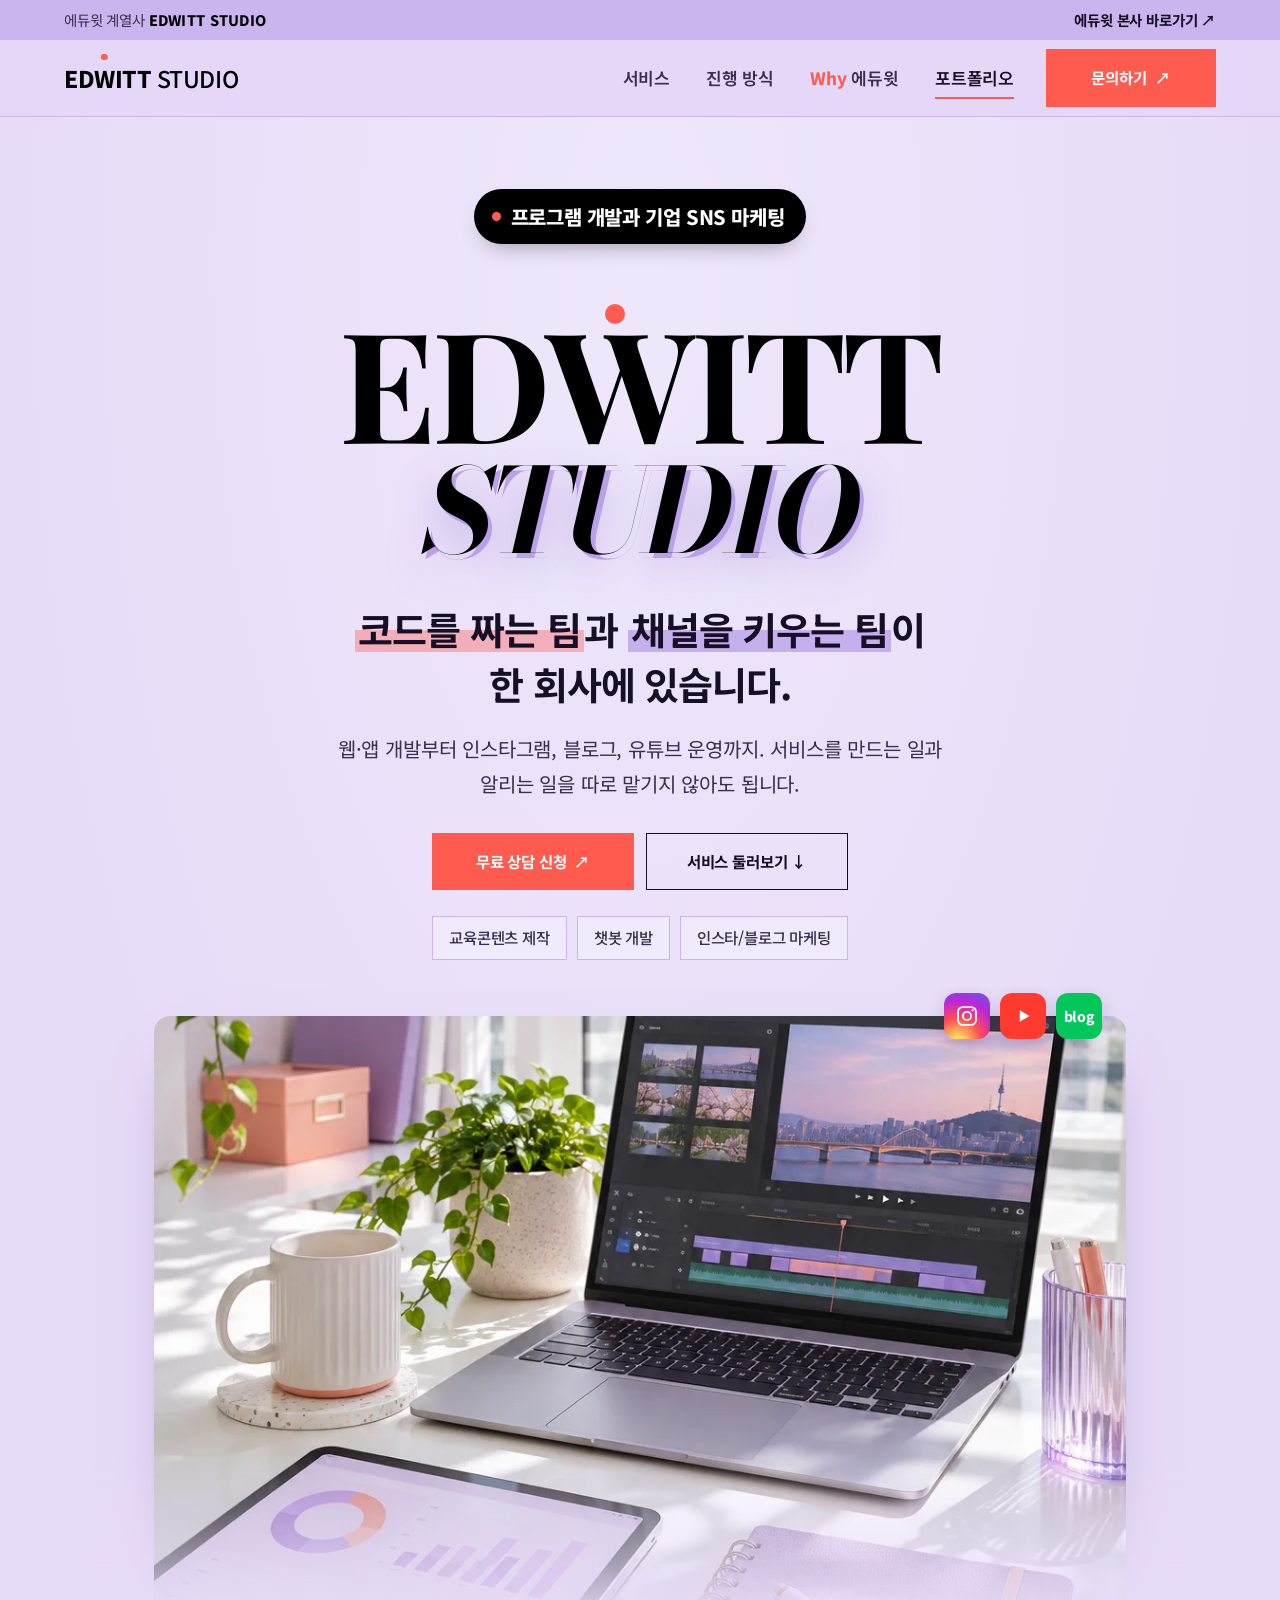
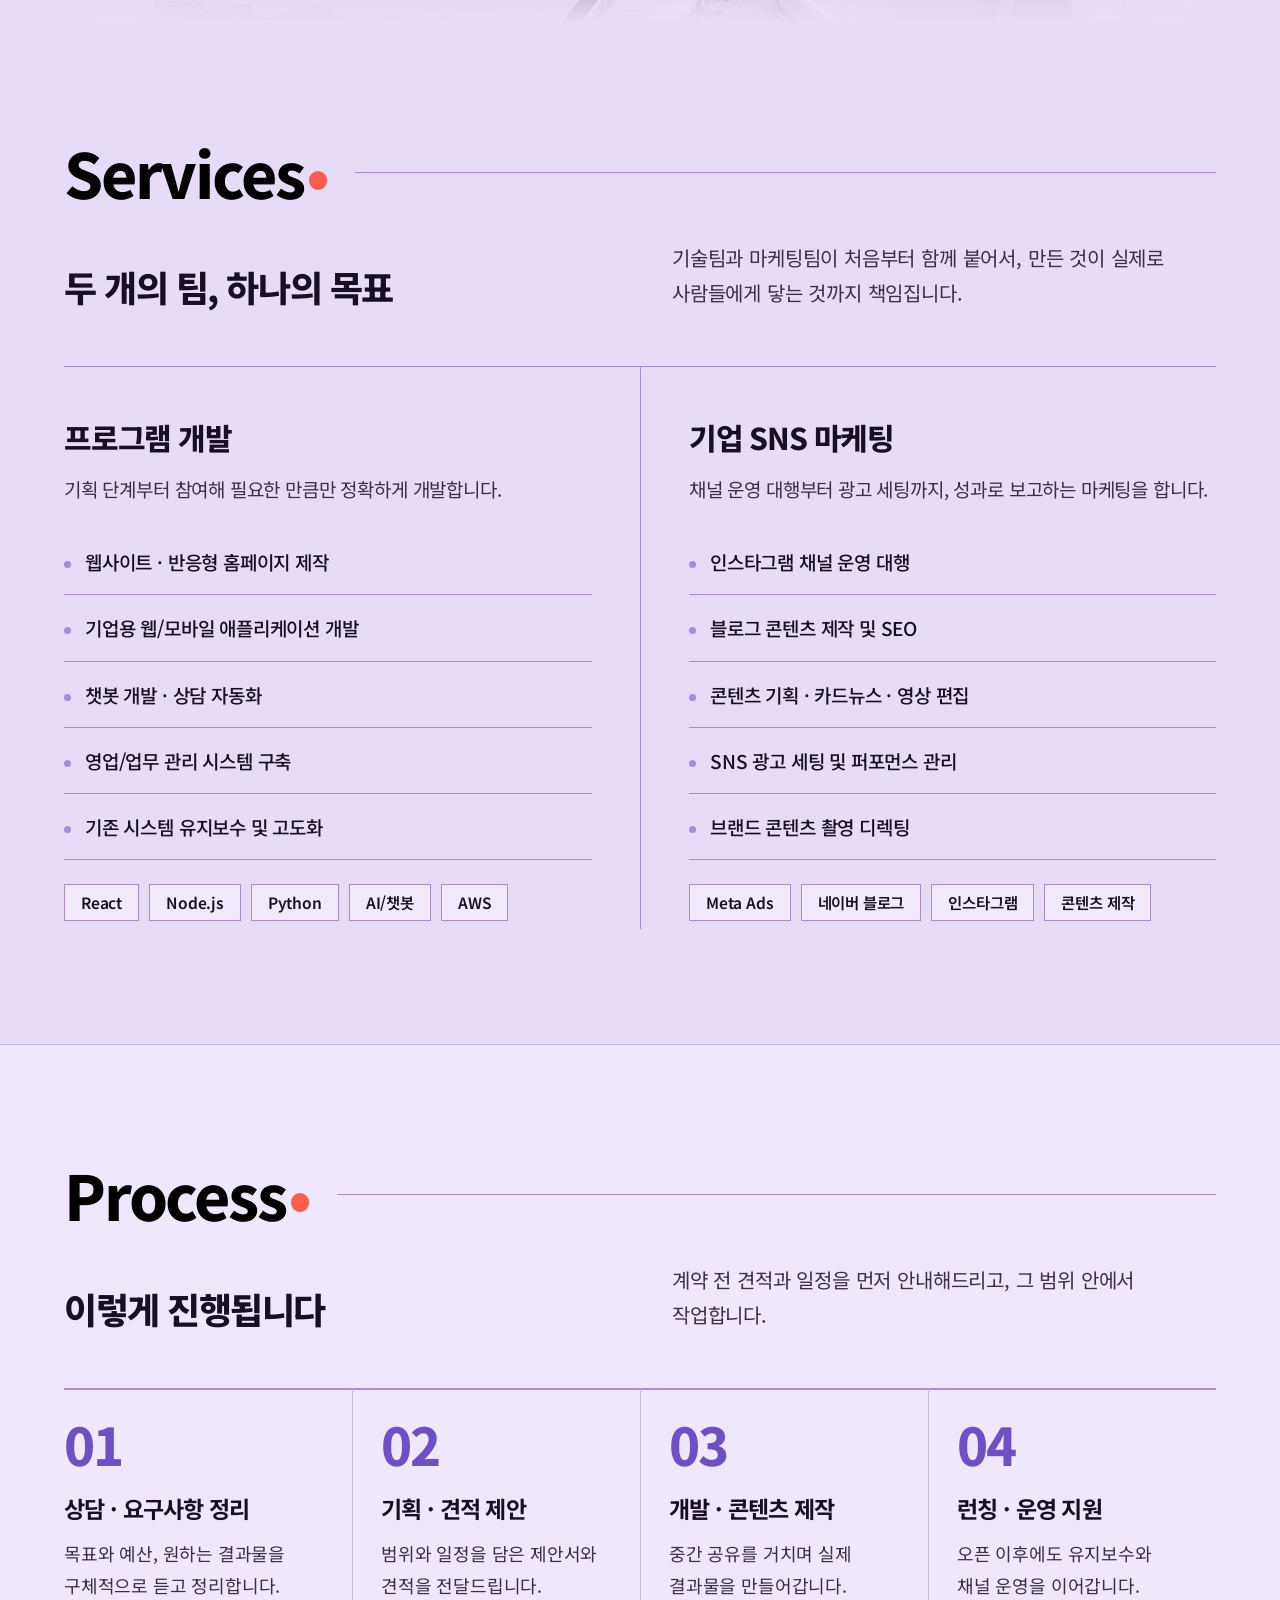
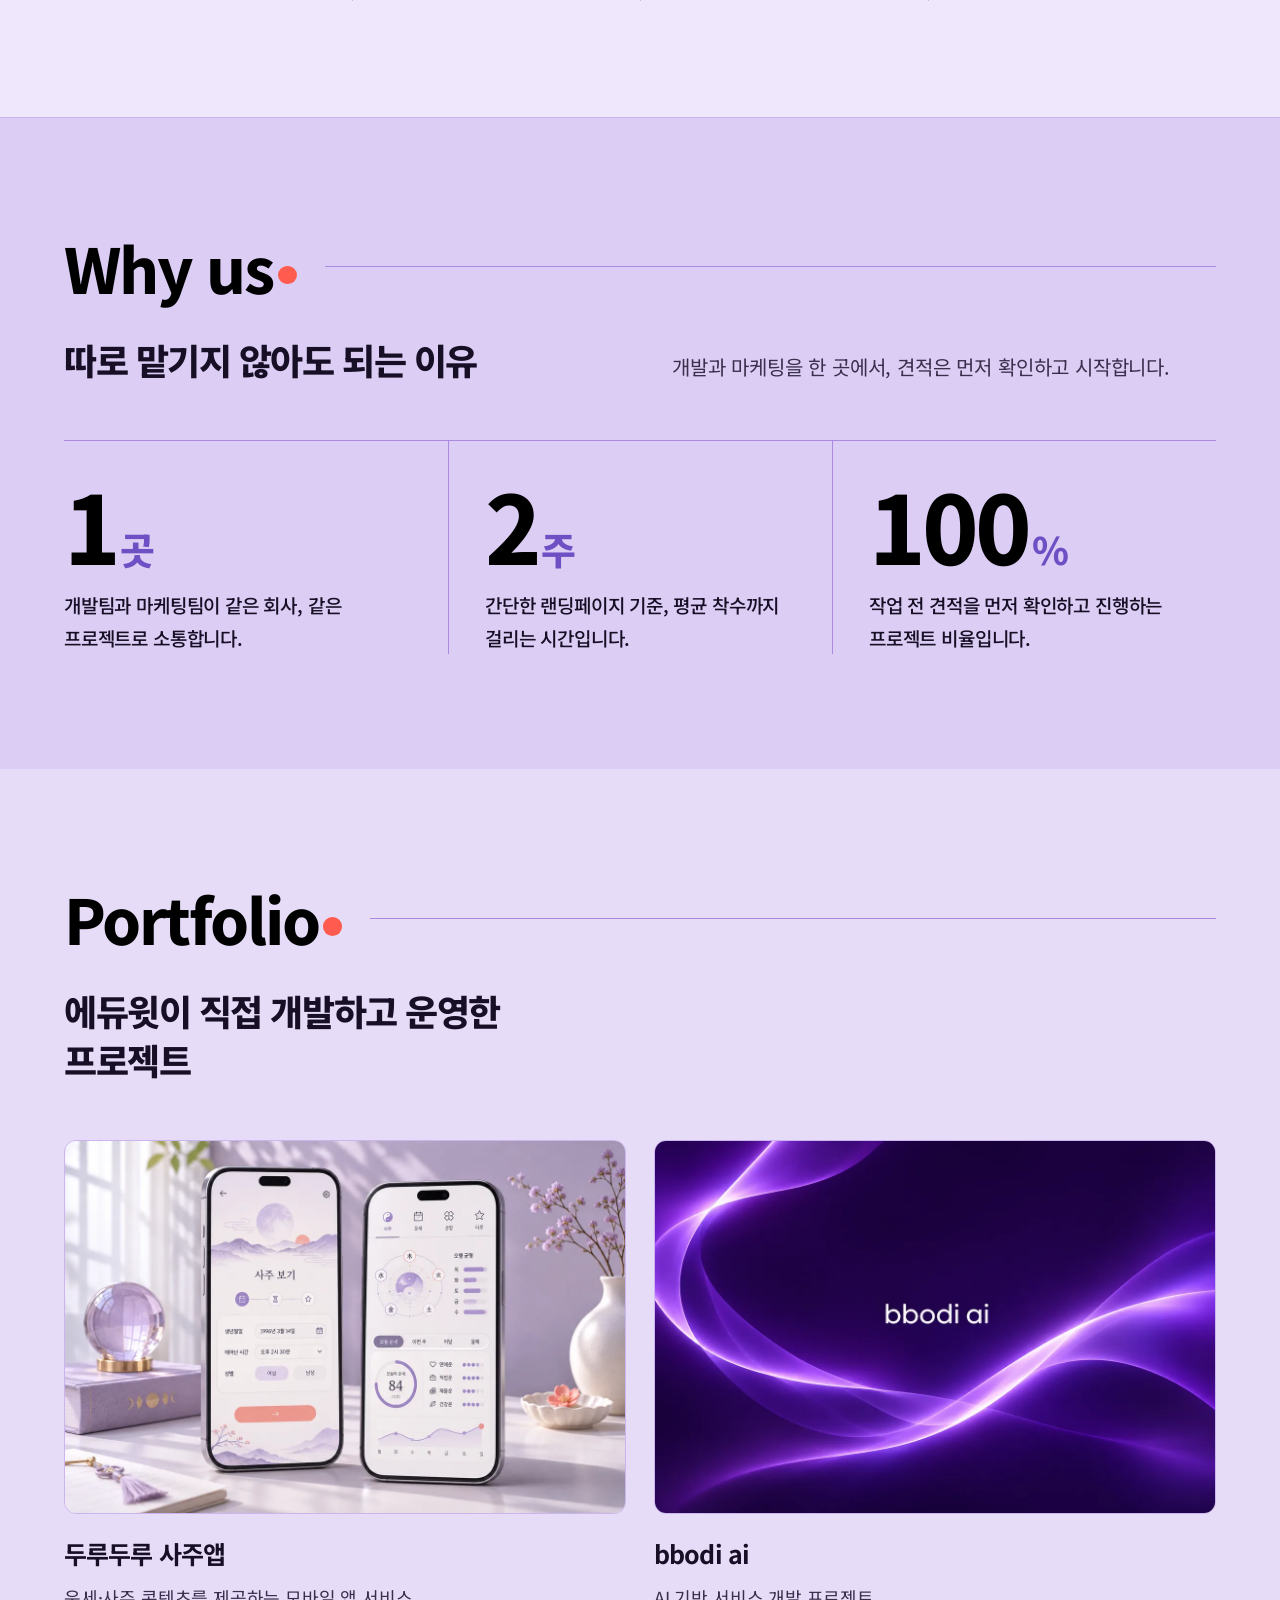
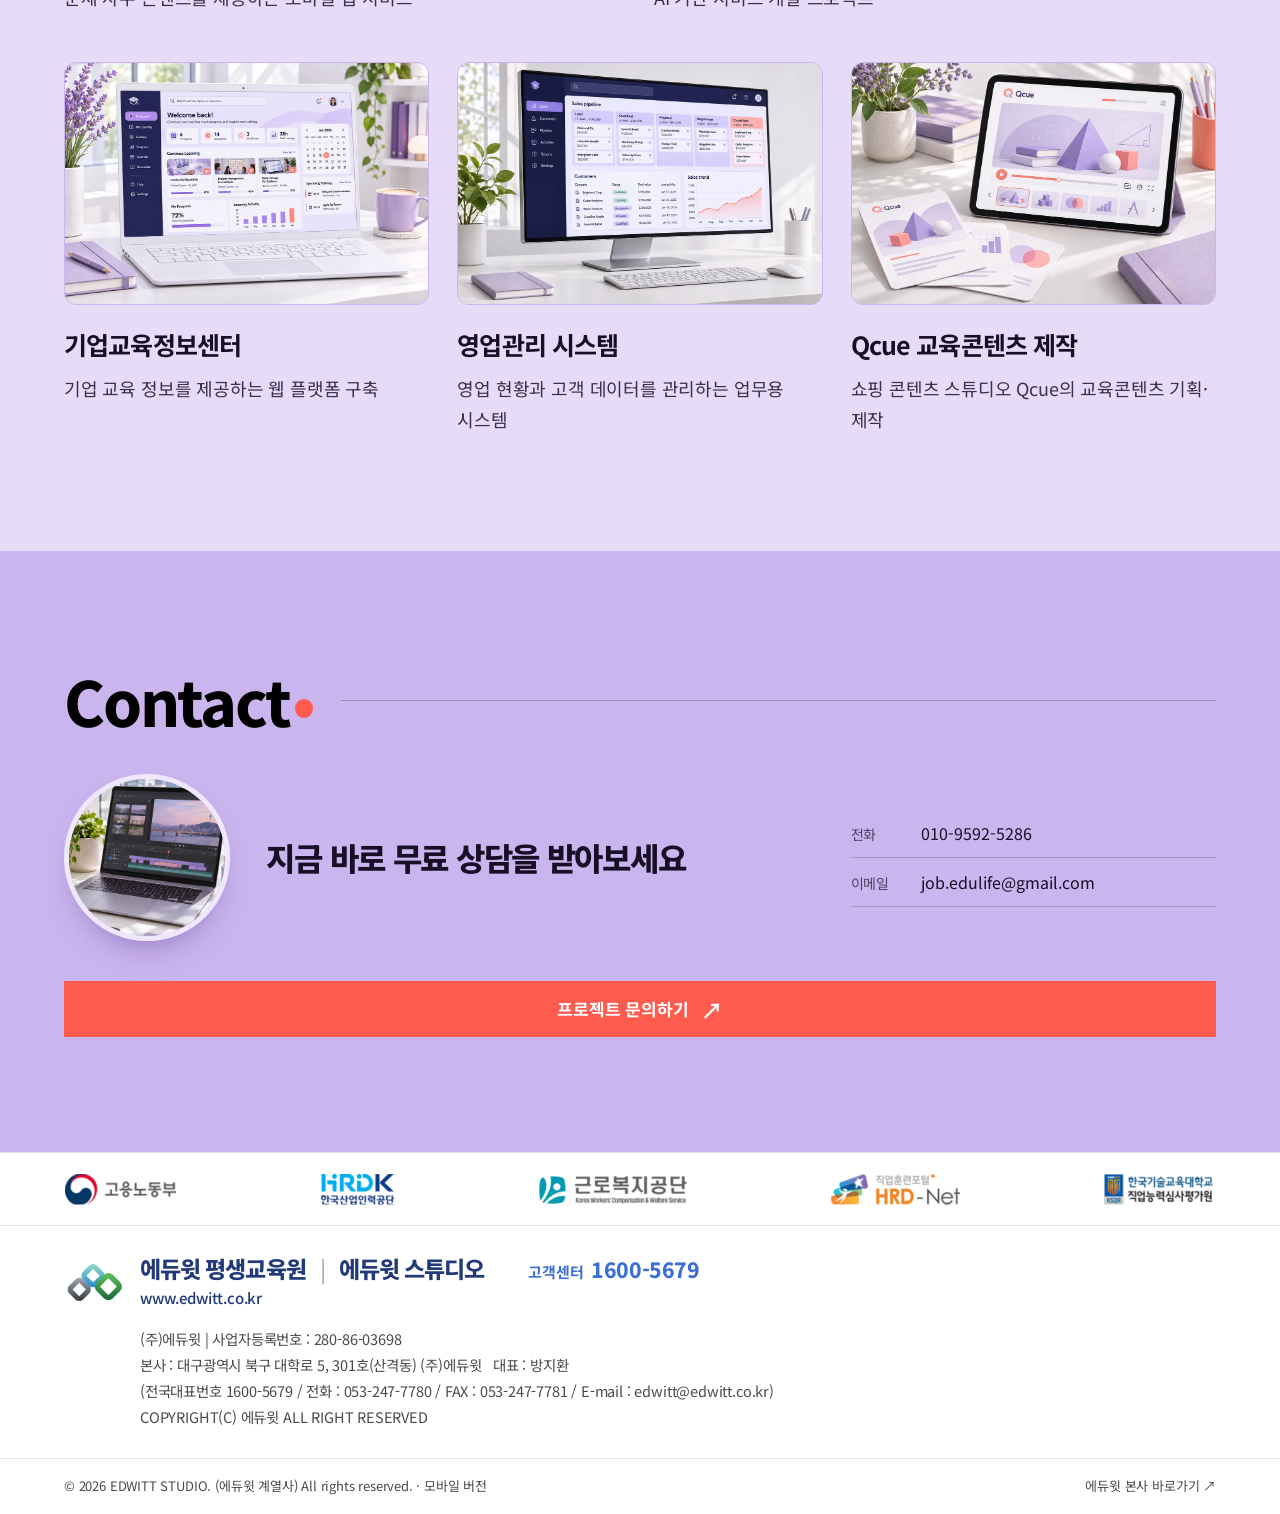
<file: index.html>
<!doctype html>
<html lang="ko">
<head>
<meta charset="utf-8">
<meta name="viewport" content="width=device-width, initial-scale=1, viewport-fit=cover">
<script>(function(){var w=Math.min(screen.width||9999,window.innerWidth||9999);var m=/Android|iPhone|iPod|Mobile|Windows Phone/i.test(navigator.userAgent)||w<768;if(m&&!/view=pc/.test(location.search))location.replace('mobile.html'+location.search+location.hash)})();</script>
<title>EDWITT STUDIO | 프로그램 개발 & SNS 마케팅</title>
<link rel="icon" type="image/svg+xml" href="assets/favicon.svg">
<meta name="description" content="EDWITT STUDIO(에듀윗 스튜디오)는 웹/앱 개발, 챗봇 개발, 교육콘텐츠 제작과 기업 SNS 마케팅을 제공합니다.">
<link rel="preconnect" href="https://fonts.googleapis.com">
<link rel="preconnect" href="https://fonts.gstatic.com" crossorigin>
<link href="https://fonts.googleapis.com/css2?family=Playfair+Display:ital,wght@0,600;0,700;0,800;1,600;1,700&family=Bodoni+Moda:ital,opsz,wght@1,6..96,600;1,6..96,700&family=Noto+Sans+KR:wght@400;500;700;800;900&display=swap" rel="stylesheet">
<link rel="stylesheet" href="css/pc.css">
</head>
<body>

<div class="topwrap" id="topwrap">
<div class="topbar">
  <div class="wrap">
    <span>에듀윗 계열사 <b>EDWITT STUDIO</b></span>
    <a href="https://www.edwitt.co.kr/" target="_blank" rel="noopener noreferrer">에듀윗 본사 바로가기 ↗</a>
  </div>
</div>

<header class="header">
  <div class="wrap">
    <a class="brand" href="#top" aria-label="EDWITT STUDIO 맨 위로">ED<span class="bw">W</span>ITT <em>STUDIO</em></a>
    <nav class="nav" aria-label="섹션 이동">
      <a href="#services">서비스</a>
      <a href="#process">진행 방식</a>
      <a href="#why"><b class="why">Why</b> 에듀윗</a>
      <a href="#work">포트폴리오</a>
    </nav>
    <a class="btn btn-fill" href="https://sisisikang00.github.io/EDU_WIT/inquiry.html" target="_blank" rel="noopener noreferrer">문의하기 <span class="arr">↗</span></a>
  </div>
</header>
</div>

<div class="jump" aria-label="페이지 이동">
  <button type="button" id="toTop" aria-label="맨 위로"><svg viewBox="0 0 24 24" fill="none" stroke="currentColor" stroke-width="2.6" stroke-linecap="round" stroke-linejoin="round"><path d="M6 14l6-6 6 6"/></svg></button>
  <button type="button" id="toBottom" aria-label="맨 아래로"><svg viewBox="0 0 24 24" fill="none" stroke="currentColor" stroke-width="2.6" stroke-linecap="round" stroke-linejoin="round"><path d="M6 10l6 6 6-6"/></svg></button>
</div>

<main id="top">
  <section class="hero" aria-labelledby="hero-title">
    <div class="wrap">
      <p class="hero-kicker">프로그램 개발과 기업 SNS 마케팅</p>
      <h1 id="hero-title">ED<b class="bw">W</b>ITT<span>STUDIO</span></h1>
      <p class="slogan"><span><mark>코드를 짜는 팀</mark>과</span> <span><mark class="purple">채널을 키우는 팀</mark>이</span><br><span>한 회사에 있습니다.</span></p>
      <p class="hero-sub">웹·앱 개발부터 인스타그램, 블로그, 유튜브 운영까지. 서비스를 만드는 일과 알리는 일을 따로 맡기지 않아도 됩니다.</p>
      <div class="cta-group">
      <div class="hero-cta">
        <a class="btn btn-fill" href="https://sisisikang00.github.io/EDU_WIT/inquiry.html" target="_blank" rel="noopener noreferrer">무료 상담 신청 <span class="arr">↗</span></a>
        <a class="btn btn-line" href="#services">서비스 둘러보기 ↓</a>
      </div>
      <ul class="chips" aria-label="주요 분야">
        <li>교육콘텐츠 제작</li><li>챗봇 개발</li><li>인스타/블로그 마케팅</li>
      </ul>
      </div>
    </div>
    <div class="collage" aria-hidden="true">
      <div class="social">
        <span class="ig"><svg viewBox="0 0 32 32" fill="none" stroke="#fff" stroke-width="2.2"><rect x="5" y="5" width="22" height="22" rx="6"/><circle cx="16" cy="16" r="5"/><circle cx="23" cy="9" r="1.4" fill="#fff" stroke="none"/></svg></span>
        <span class="yt"><svg viewBox="0 0 32 32"><path d="M12 9 24 16 12 23Z" fill="#fff"/></svg></span>
        <span class="bl">blog</span>
      </div>
      <img class="main-shot" src="assets/images/hero-workspace.webp" alt="">
    </div>
  </section>

  <section class="block" id="services" aria-labelledby="t-services">
    <div class="wrap">
      <div class="sec-head"><h2 id="t-services">Services<span class="dot"></span></h2><span class="line"></span></div>
      <div class="lead">
        <h3>두 개의 팀, 하나의 목표</h3>
        <p>기술팀과 마케팅팀이 처음부터 함께 붙어서, 만든 것이 실제로 사람들에게 닿는 것까지 책임집니다.</p>
      </div>
      <div class="svc">
        <article>
          <h3>프로그램 개발</h3>
          <p class="desc">기획 단계부터 참여해 필요한 만큼만 정확하게 개발합니다.</p>
          <ul>
            <li>웹사이트 · 반응형 홈페이지 제작</li>
            <li>기업용 웹/모바일 애플리케이션 개발</li>
            <li>챗봇 개발 · 상담 자동화</li>
            <li>영업/업무 관리 시스템 구축</li>
            <li>기존 시스템 유지보수 및 고도화</li>
          </ul>
          <ul class="stack" aria-label="사용 기술"><li>React</li><li>Node.js</li><li>Python</li><li>AI/챗봇</li><li>AWS</li></ul>
        </article>
        <article>
          <h3>기업 SNS 마케팅</h3>
          <p class="desc">채널 운영 대행부터 광고 세팅까지, 성과로 보고하는 마케팅을 합니다.</p>
          <ul>
            <li>인스타그램 채널 운영 대행</li>
            <li>블로그 콘텐츠 제작 및 SEO</li>
            <li>콘텐츠 기획 · 카드뉴스 · 영상 편집</li>
            <li>SNS 광고 세팅 및 퍼포먼스 관리</li>
            <li>브랜드 콘텐츠 촬영 디렉팅</li>
          </ul>
          <ul class="stack" aria-label="주요 채널"><li>Meta Ads</li><li>네이버 블로그</li><li>인스타그램</li><li>콘텐츠 제작</li></ul>
        </article>
      </div>
    </div>
  </section>

  <section class="block" id="process" aria-labelledby="t-process">
    <div class="wrap">
      <div class="sec-head"><h2 id="t-process">Process<span class="dot"></span></h2><span class="line"></span></div>
      <div class="lead">
        <h3>이렇게 진행됩니다</h3>
        <p>계약 전 견적과 일정을 먼저 안내해드리고, 그 범위 안에서 작업합니다.</p>
      </div>
      <ol class="steps">
        <li><h4>상담 · 요구사항 정리</h4><p>목표와 예산, 원하는 결과물을 구체적으로 듣고 정리합니다.</p></li>
        <li><h4>기획 · 견적 제안</h4><p>범위와 일정을 담은 제안서와 견적을 전달드립니다.</p></li>
        <li><h4>개발 · 콘텐츠 제작</h4><p>중간 공유를 거치며 실제 결과물을 만들어갑니다.</p></li>
        <li><h4>런칭 · 운영 지원</h4><p>오픈 이후에도 유지보수와 채널 운영을 이어갑니다.</p></li>
      </ol>
    </div>
  </section>

  <section class="block" id="why" aria-labelledby="t-why">
    <div class="wrap">
      <div class="sec-head"><h2 id="t-why">Why us<span class="dot"></span></h2><span class="line"></span></div>
      <div class="lead">
        <h3>따로 맡기지 않아도 되는 이유</h3>
        <p>개발과 마케팅을 한 곳에서, 견적은 먼저 확인하고 시작합니다.</p>
      </div>
      <div class="stats">
        <div><strong>1<small>곳</small></strong><p>개발팀과 마케팅팀이 같은 회사, 같은 프로젝트로 소통합니다.</p></div>
        <div><strong>2<small>주</small></strong><p>간단한 랜딩페이지 기준, 평균 착수까지 걸리는 시간입니다.</p></div>
        <div><strong>100<small>%</small></strong><p>작업 전 견적을 먼저 확인하고 진행하는 프로젝트 비율입니다.</p></div>
      </div>
    </div>
  </section>

  <section class="block" id="work" aria-labelledby="t-work">
    <div class="wrap">
      <div class="sec-head"><h2 id="t-work">Portfolio<span class="dot"></span></h2><span class="line"></span></div>
      <div class="lead">
        <h3>에듀윗이 직접 개발하고 운영한 프로젝트</h3>
      </div>
      <div class="work">
        <article><figure><img src="assets/images/portfolio-duru.webp" alt="두루두루 사주앱 화면이 띄워진 스마트폰 두 대"></figure><h3>두루두루 사주앱</h3><p>운세·사주 콘텐츠를 제공하는 모바일 앱 서비스</p></article>
        <article><figure><img src="assets/images/portfolio-bbodi.webp" alt="보라색 빛줄기 위의 bbodi ai 로고"></figure><h3>bbodi ai</h3><p>AI 기반 서비스 개발 프로젝트</p></article>
        <article><figure><img src="assets/images/portfolio-education.webp" alt="노트북에 띄운 기업교육정보센터 대시보드"></figure><h3>기업교육정보센터</h3><p>기업 교육 정보를 제공하는 웹 플랫폼 구축</p></article>
        <article><figure><img src="assets/images/portfolio-sales.webp" alt="모니터에 띄운 영업관리 시스템 화면"></figure><h3>영업관리 시스템</h3><p>영업 현황과 고객 데이터를 관리하는 업무용 시스템</p></article>
        <article><figure><img src="assets/images/portfolio-qcue.webp" alt="태블릿과 카드로 구성된 Qcue 교육콘텐츠"></figure><h3>Qcue 교육콘텐츠 제작</h3><p>쇼핑 콘텐츠 스튜디오 Qcue의 교육콘텐츠 기획·제작</p></article>
      </div>
    </div>
  </section>

  <section class="block" id="contact" aria-labelledby="t-contact">
    <div class="wrap">
      <div class="sec-head"><h2 id="t-contact">Contact<span class="dot"></span></h2><span class="line"></span></div>
      <div class="contact">
        <div class="c-head">
          <img class="c-photo" src="assets/images/contact-laptop.webp" alt="노트북이 놓인 라벤더 톤 작업 책상">
          <h3>지금 바로 무료 상담을 받아보세요</h3>
        </div>
        <dl>
          <div><dt>전화</dt><dd><a href="tel:01095925286">010-9592-5286</a></dd></div>
          <div><dt>이메일</dt><dd><a href="mailto:job.edulife@gmail.com">job.edulife@gmail.com</a></dd></div>
        </dl>
        <a class="btn btn-fill wide" href="https://sisisikang00.github.io/EDU_WIT/inquiry.html" target="_blank" rel="noopener noreferrer">프로젝트 문의하기 <span class="arr">↗</span></a>
      </div>
    </div>
  </section>
</main>

<footer class="foot">
  <div class="partners">
    <div class="wrap" aria-label="유관 기관">
      <img src="assets/logos/moel.png" alt="고용노동부">
      <img src="assets/logos/hrdk.png" alt="HRDK 한국산업인력공단">
      <img src="assets/logos/kcomwel.png" alt="근로복지공단">
      <img src="assets/logos/hrdnet.png" alt="직업훈련포털 HRD-Net">
      <img src="assets/logos/ksqa.png" alt="한국기술교육대학교 직업능력심사평가원">
    </div>
  </div>
  <div class="finfo">
    <div class="wrap">
      <a class="elogo" href="https://www.edwitt.co.kr/" target="_blank" rel="noopener noreferrer" aria-label="에듀윗 평생교육원 홈페이지">
        <svg viewBox="0 0 88 70" aria-hidden="true">
          <defs>
            <linearGradient id="eg1" x1="0" y1="0" x2="1" y2="1"><stop offset="0" stop-color="#9aa0a8"/><stop offset="1" stop-color="#3c4149"/></linearGradient>
            <linearGradient id="eg2" x1="0" y1="0" x2="1" y2="1"><stop offset="0" stop-color="#8fd6c4"/><stop offset="1" stop-color="#2e8fd0"/></linearGradient>
            <linearGradient id="eg3" x1="0" y1="0" x2="1" y2="1"><stop offset="0" stop-color="#5cbf5a"/><stop offset="1" stop-color="#1f6b3a"/></linearGradient>
          </defs>
          <rect x="11" y="36" width="20" height="20" rx="4" transform="rotate(45 21 46)" fill="none" stroke="url(#eg1)" stroke-width="7"/>
          <rect x="30" y="17" width="20" height="20" rx="4" transform="rotate(45 40 27)" fill="none" stroke="url(#eg2)" stroke-width="7"/>
          <rect x="49" y="30" width="24" height="24" rx="5" transform="rotate(45 61 42)" fill="none" stroke="url(#eg3)" stroke-width="7.5"/>
        </svg>
        <span class="etext"><b>에듀윗 평생교육원<span class="sep" aria-hidden="true">|</span>에듀윗 스튜디오</b><small>www.edwitt.co.kr</small></span>
      </a>
      <address>
        (주)에듀윗 | 사업자등록번호 : 280-86-03698<br>
        본사 : 대구광역시 북구 대학로 5, 301호(산격동) (주)에듀윗 &nbsp; 대표 : 방지환<br>
        (전국대표번호 1600-5679 / 전화 : 053-247-7780 / FAX : 053-247-7781 / E-mail : <a href="mailto:edwitt@edwitt.co.kr">edwitt@edwitt.co.kr</a>)<br>
        COPYRIGHT(C) 에듀윗 ALL RIGHT RESERVED
      </address>
      <div class="cs"><b>고객센터</b><a href="tel:16005679">1600-5679</a></div>
    </div>
  </div>
  <div class="sub-foot">
    <div class="wrap">
      <span>© 2026 EDWITT STUDIO. (에듀윗 계열사) All rights reserved. · <a href="mobile.html?view=mobile">모바일 버전</a></span>
      <a href="https://www.edwitt.co.kr/" target="_blank" rel="noopener noreferrer">에듀윗 본사 바로가기 ↗</a>
    </div>
  </div>
</footer>

<script src="js/main.js"></script>
</body>
</html>
</file>
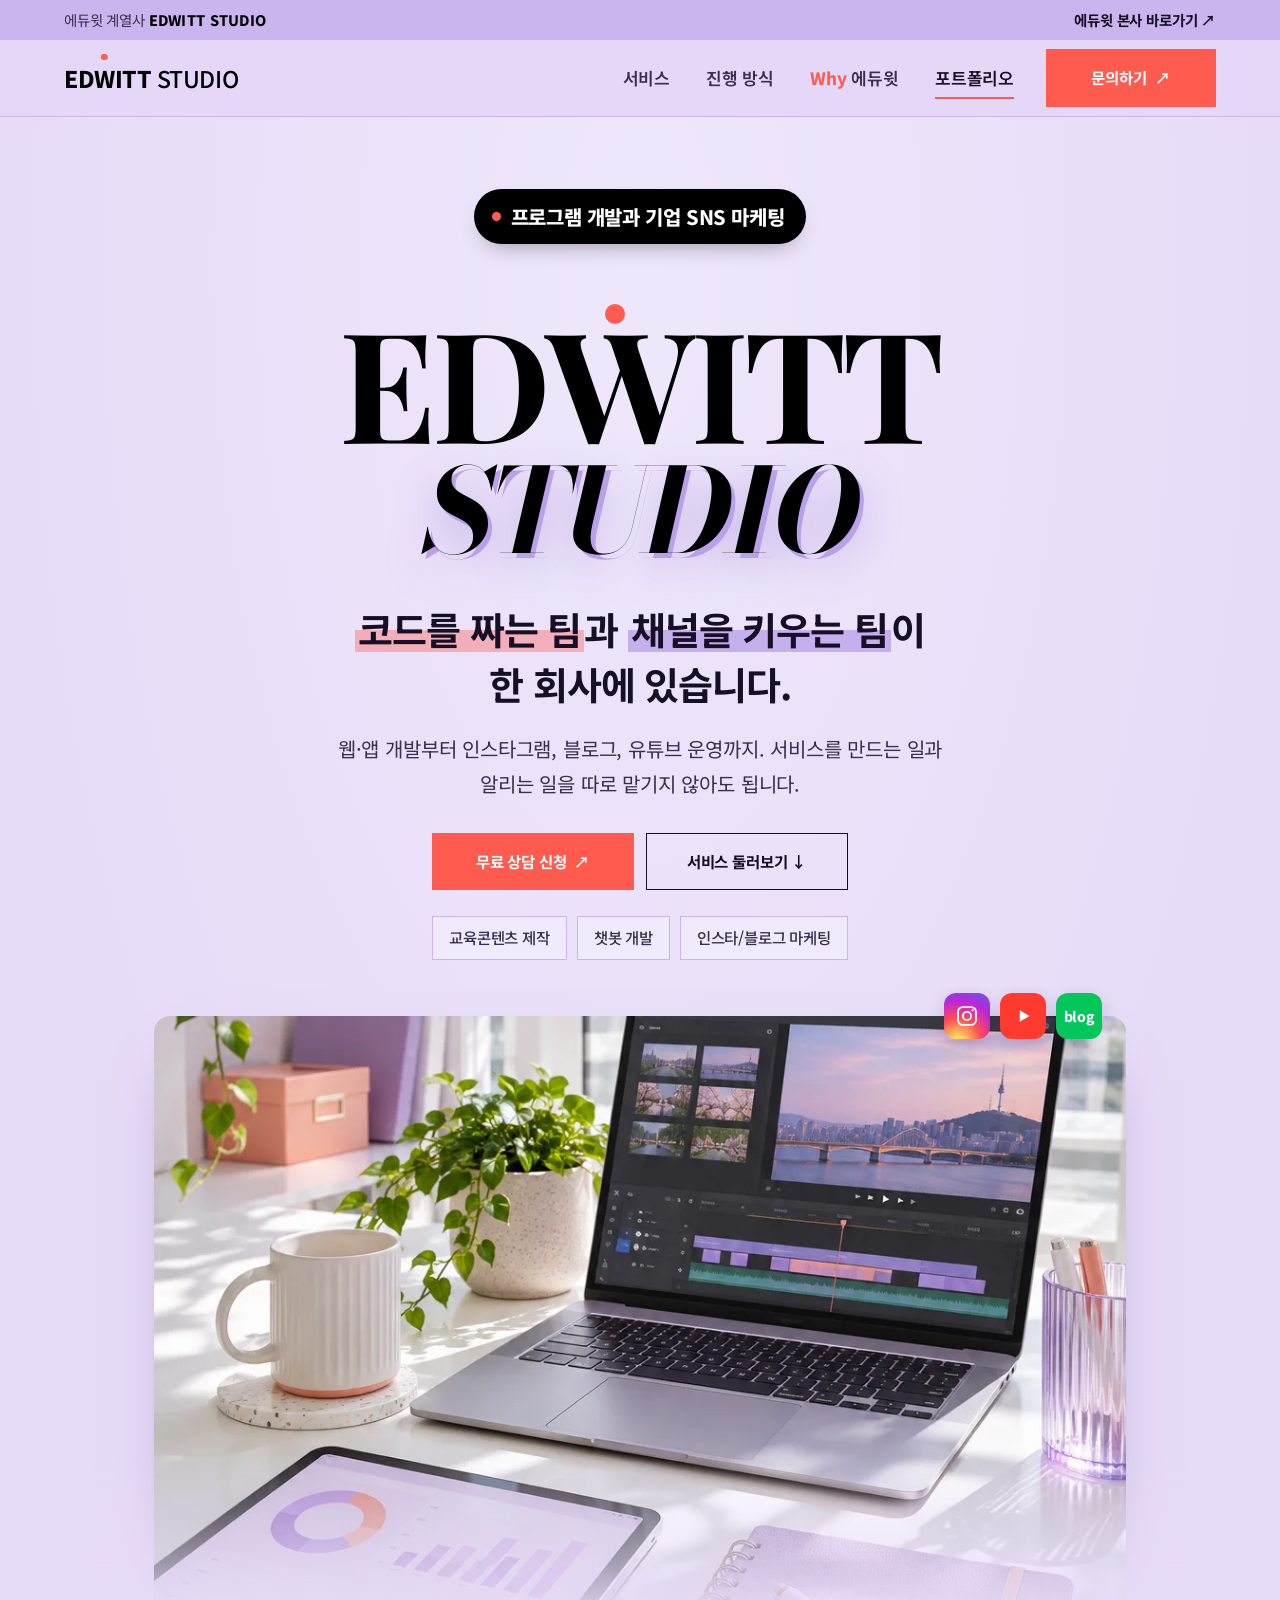
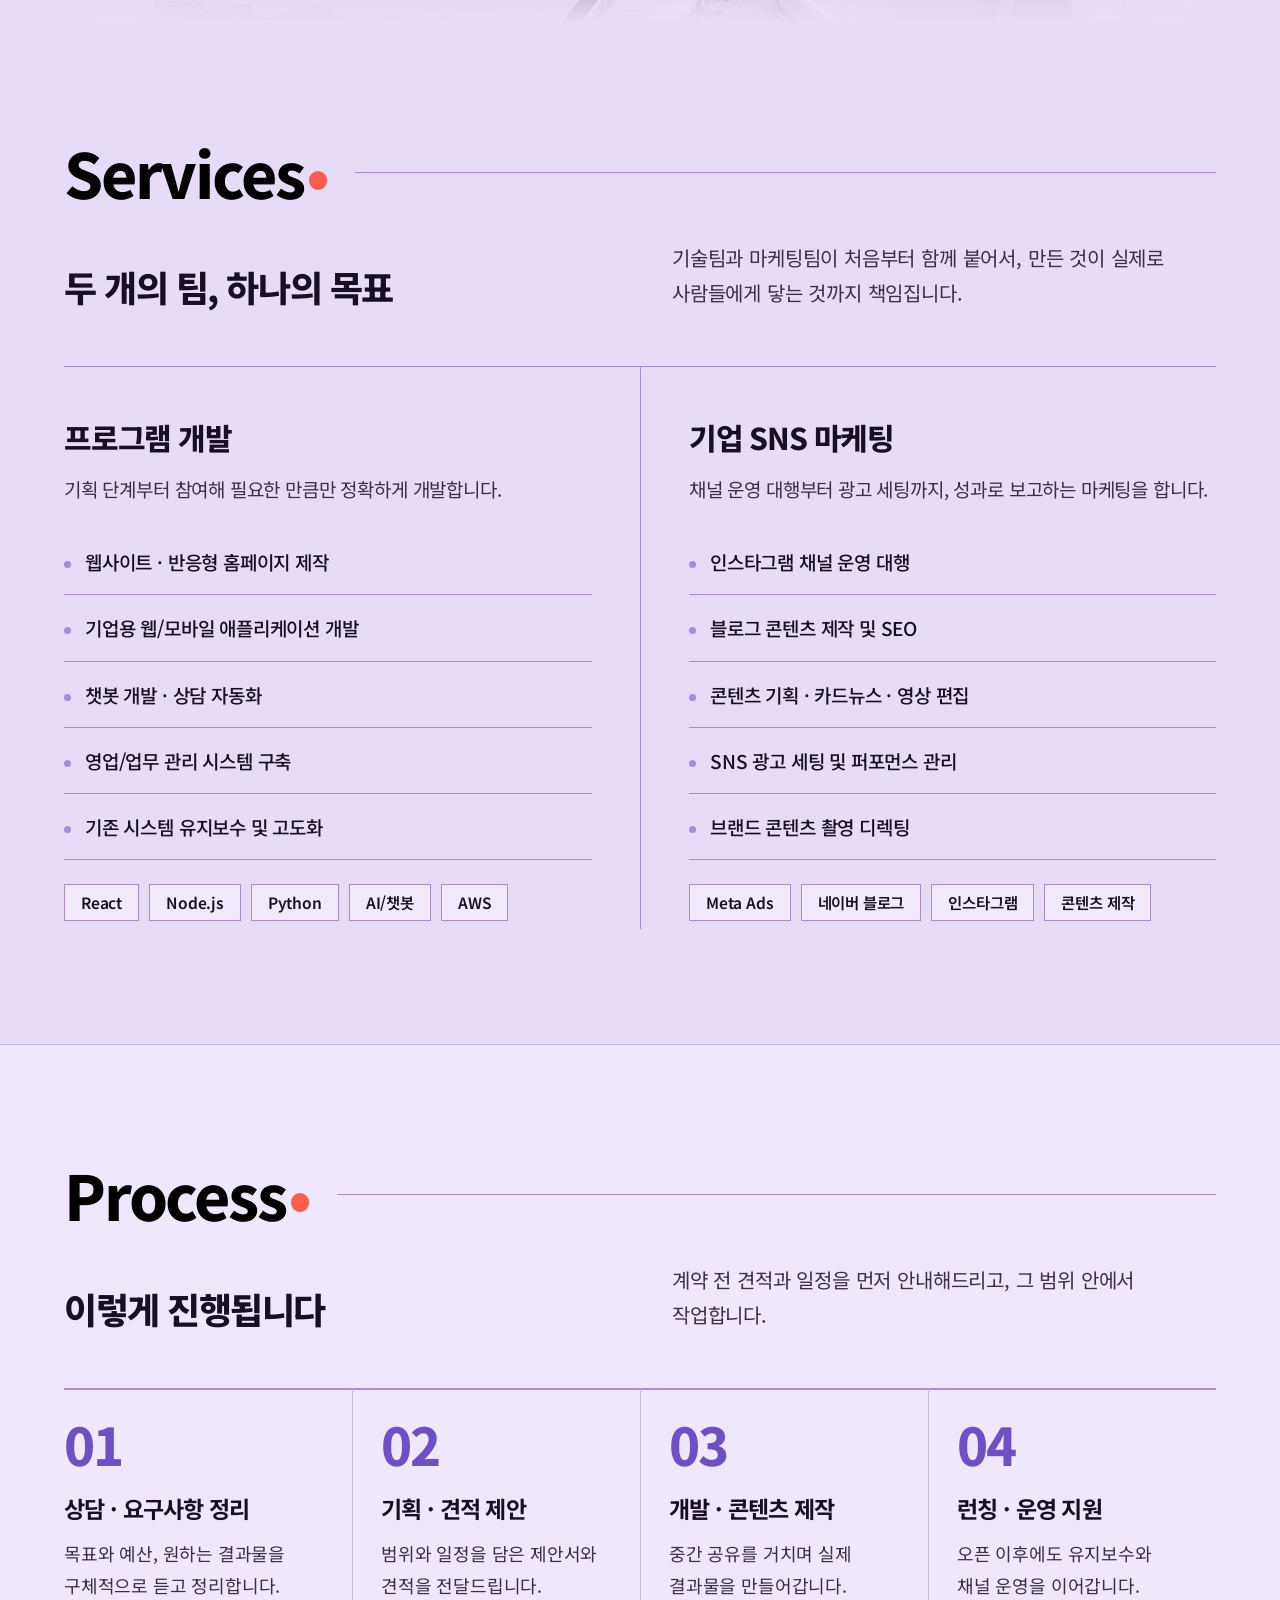
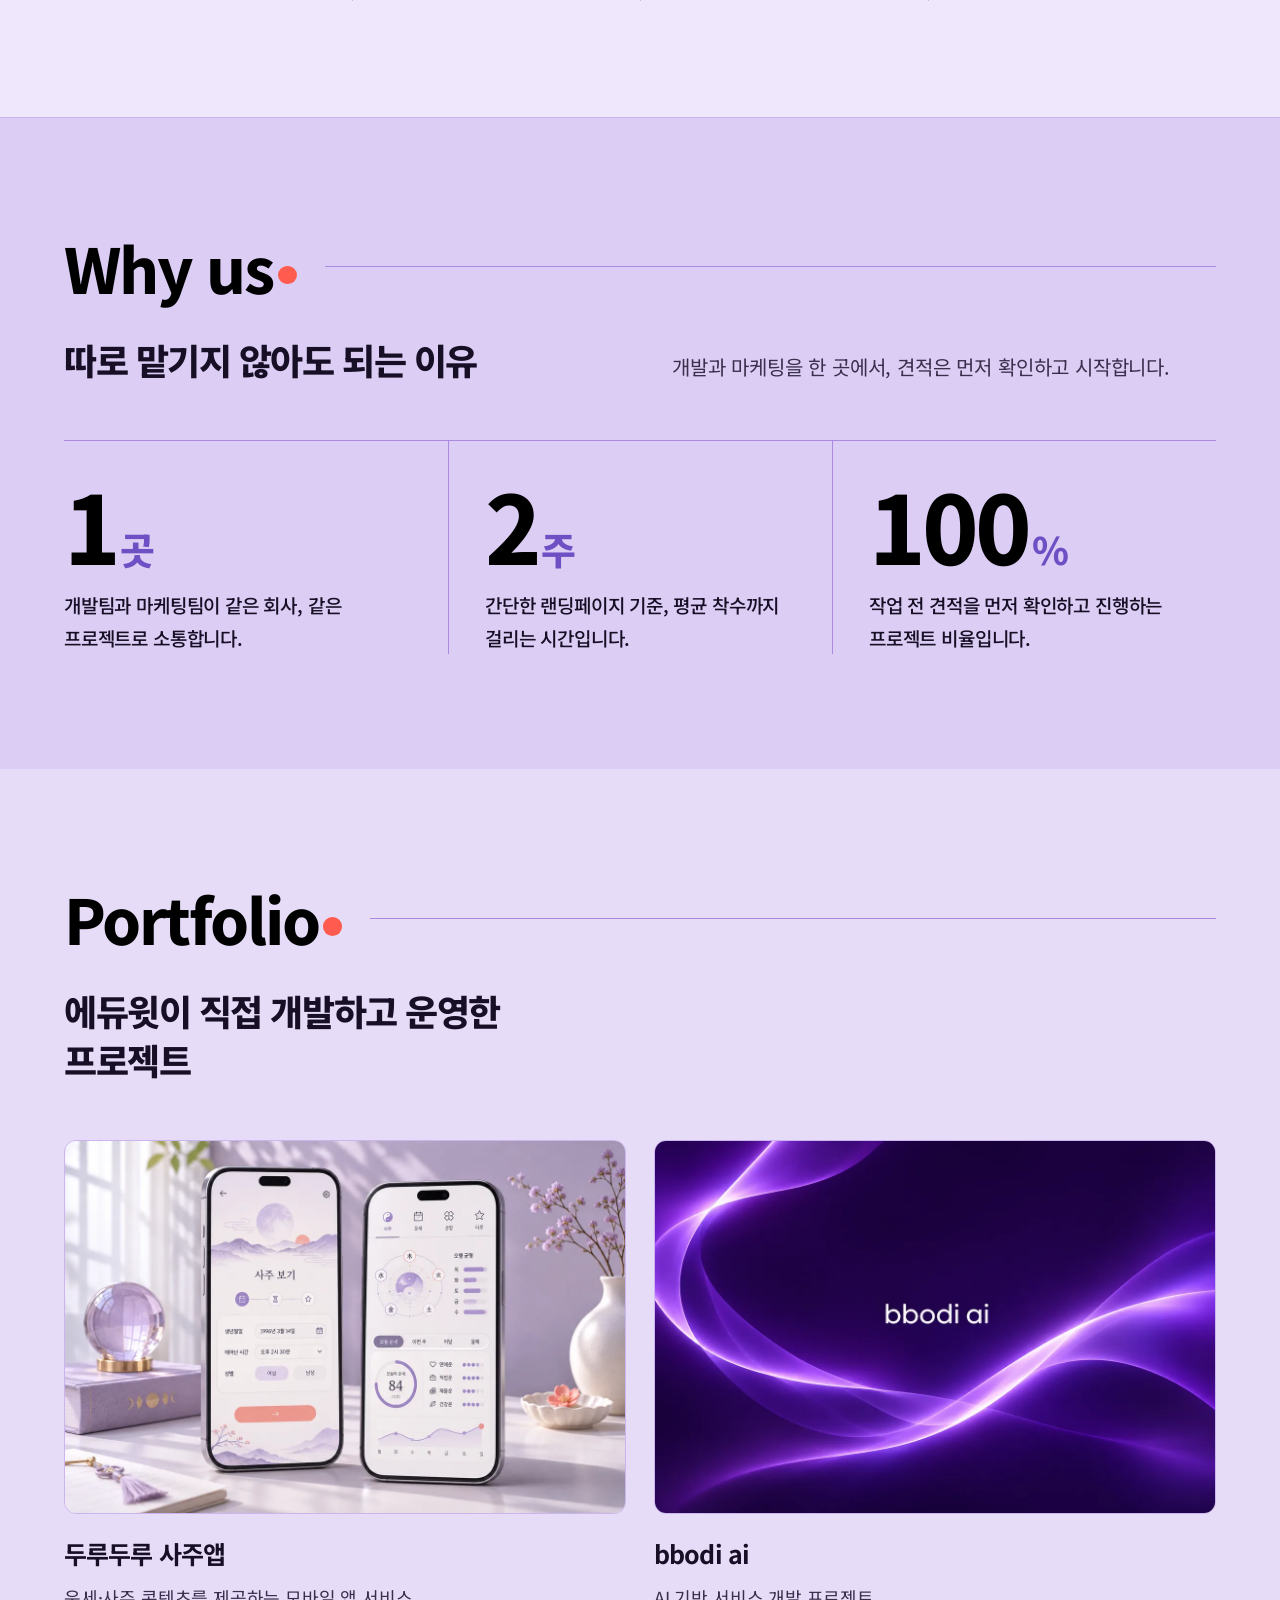
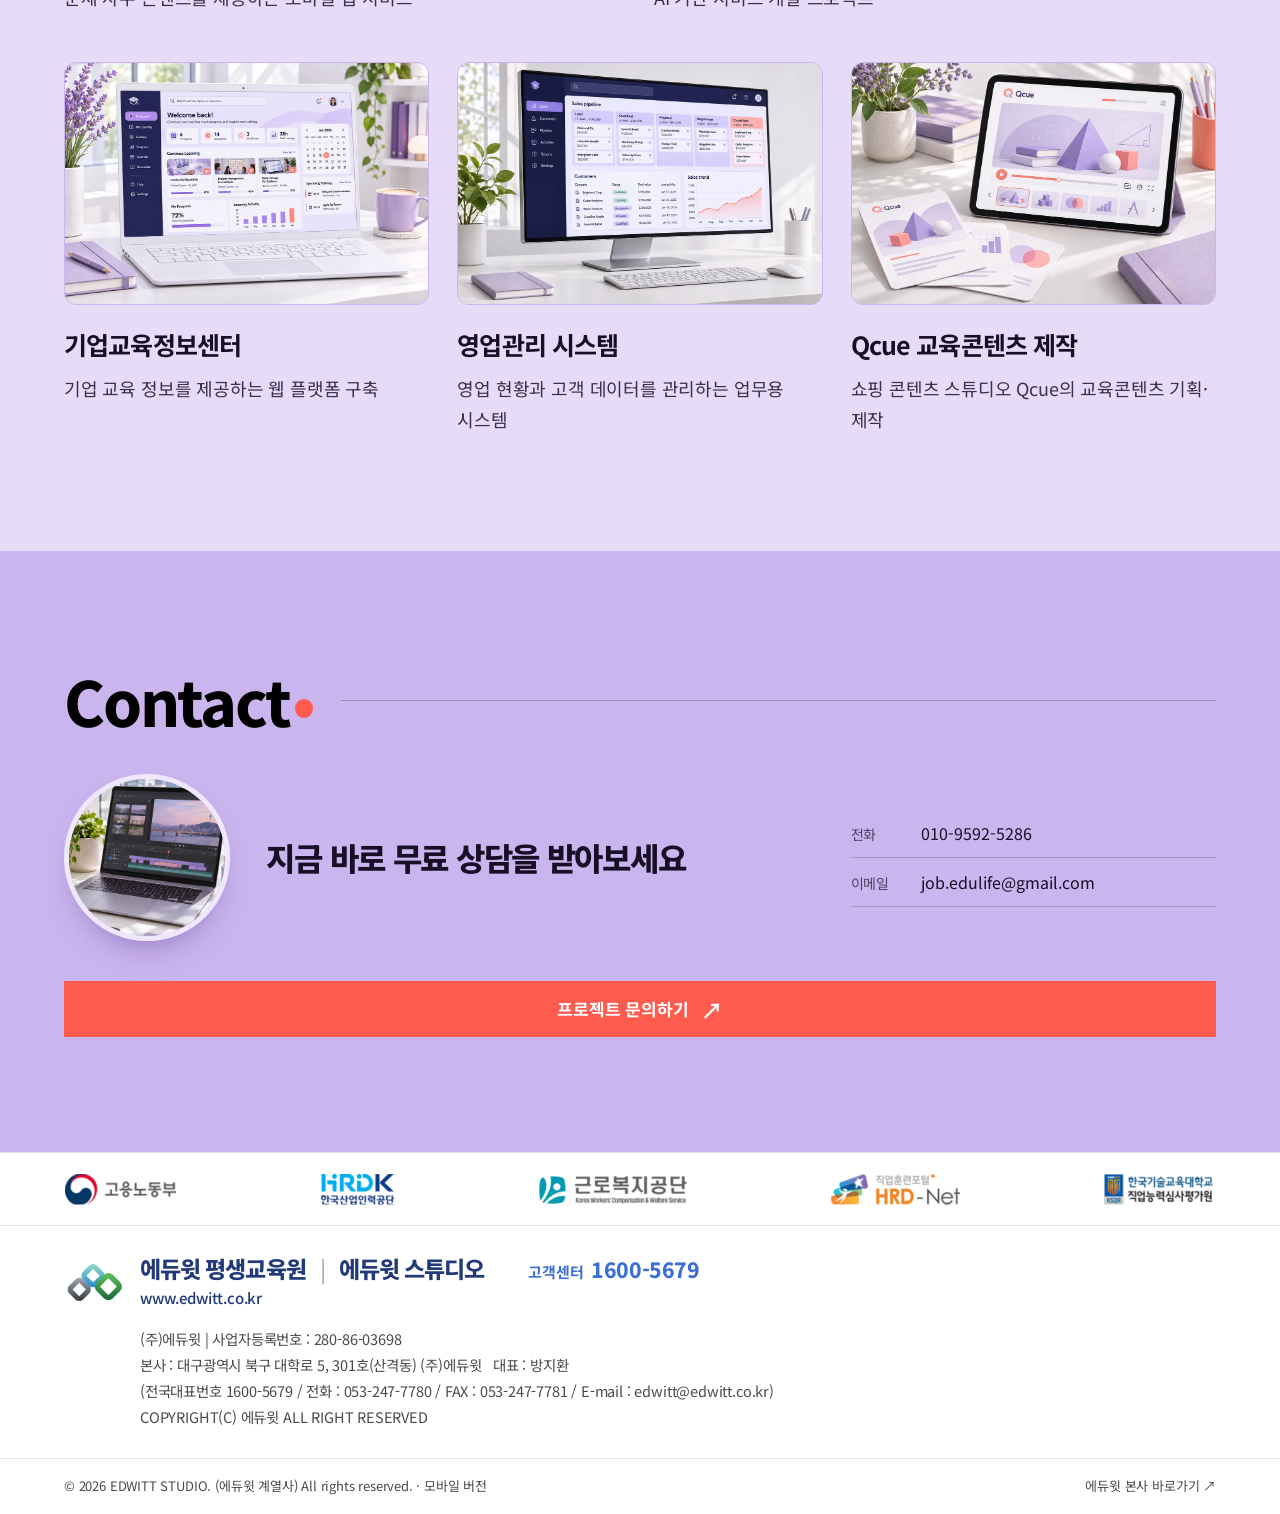
<file: mobile.html>
<!doctype html>
<html lang="ko">
<head>
<meta charset="utf-8">
<meta name="viewport" content="width=device-width, initial-scale=1, viewport-fit=cover">
<script>(function(){var w=Math.min(screen.width||9999,window.innerWidth||9999);var m=/Android|iPhone|iPod|Mobile|Windows Phone/i.test(navigator.userAgent)||w<768;if(!m&&!/view=mobile/.test(location.search))location.replace('index.html'+location.search+location.hash)})();</script>
<title>EDWITT STUDIO | 프로그램 개발 & SNS 마케팅</title>
<link rel="icon" type="image/svg+xml" href="assets/favicon.svg">
<meta name="description" content="EDWITT STUDIO(에듀윗 스튜디오)는 웹/앱 개발, 챗봇 개발, 교육콘텐츠 제작과 기업 SNS 마케팅을 제공합니다.">
<link rel="preconnect" href="https://fonts.googleapis.com">
<link rel="preconnect" href="https://fonts.gstatic.com" crossorigin>
<link href="https://fonts.googleapis.com/css2?family=Playfair+Display:ital,wght@0,600;0,700;0,800;1,600;1,700&family=Bodoni+Moda:ital,opsz,wght@1,6..96,600;1,6..96,700&family=Noto+Sans+KR:wght@400;500;700;800;900&display=swap" rel="stylesheet">
<link rel="stylesheet" href="css/mobile.css">
</head>
<body>

<div class="topwrap" id="topwrap">
<div class="topbar">
  <div class="wrap">
    <span>에듀윗 계열사 <b>EDWITT STUDIO</b></span>
    <a href="https://www.edwitt.co.kr/" target="_blank" rel="noopener noreferrer">에듀윗 본사 바로가기 ↗</a>
  </div>
</div>

<header class="header">
  <div class="wrap">
    <a class="brand" href="#top" aria-label="EDWITT STUDIO 맨 위로">ED<span class="bw">W</span>ITT <em>STUDIO</em></a>
    <nav class="nav" aria-label="섹션 이동">
      <a href="#services">서비스</a>
      <a href="#process">진행 방식</a>
      <a href="#why"><b class="why">Why</b> 에듀윗</a>
      <a href="#work">포트폴리오</a>
    </nav>
    <a class="btn btn-fill" href="https://sisisikang00.github.io/EDU_WIT/inquiry.html" target="_blank" rel="noopener noreferrer">문의하기 <span class="arr">↗</span></a>
  </div>
</header>
</div>

<div class="jump" aria-label="페이지 이동">
  <button type="button" id="toTop" aria-label="맨 위로"><svg viewBox="0 0 24 24" fill="none" stroke="currentColor" stroke-width="2.6" stroke-linecap="round" stroke-linejoin="round"><path d="M6 14l6-6 6 6"/></svg></button>
  <button type="button" id="toBottom" aria-label="맨 아래로"><svg viewBox="0 0 24 24" fill="none" stroke="currentColor" stroke-width="2.6" stroke-linecap="round" stroke-linejoin="round"><path d="M6 10l6 6 6-6"/></svg></button>
</div>

<main id="top">
  <section class="hero" aria-labelledby="hero-title">
    <div class="wrap">
      <p class="hero-kicker">프로그램 개발과 기업 SNS 마케팅</p>
      <h1 id="hero-title">ED<b class="bw">W</b>ITT<span>STUDIO</span></h1>
      <p class="slogan"><span><mark>코드를 짜는 팀</mark>과</span> <span><mark class="purple">채널을 키우는 팀</mark>이</span><br><span>한 회사에 있습니다.</span></p>
      <p class="hero-sub">웹·앱 개발부터 인스타그램, 블로그, 유튜브 운영까지. 서비스를 만드는 일과 알리는 일을 따로 맡기지 않아도 됩니다.</p>
      <div class="cta-group">
      <div class="hero-cta">
        <a class="btn btn-fill" href="https://sisisikang00.github.io/EDU_WIT/inquiry.html" target="_blank" rel="noopener noreferrer">무료 상담 신청 <span class="arr">↗</span></a>
        <a class="btn btn-line" href="#services">서비스 둘러보기 ↓</a>
      </div>
      <ul class="chips" aria-label="주요 분야">
        <li>교육콘텐츠 제작</li><li>챗봇 개발</li><li>인스타/블로그 마케팅</li>
      </ul>
      </div>
    </div>
    <div class="collage" aria-hidden="true">
      <div class="social">
        <span class="ig"><svg viewBox="0 0 32 32" fill="none" stroke="#fff" stroke-width="2.2"><rect x="5" y="5" width="22" height="22" rx="6"/><circle cx="16" cy="16" r="5"/><circle cx="23" cy="9" r="1.4" fill="#fff" stroke="none"/></svg></span>
        <span class="yt"><svg viewBox="0 0 32 32"><path d="M12 9 24 16 12 23Z" fill="#fff"/></svg></span>
        <span class="bl">blog</span>
      </div>
      <img class="main-shot" src="assets/images/hero-workspace.webp" alt="">
    </div>
  </section>

  <section class="block" id="services" aria-labelledby="t-services">
    <div class="wrap">
      <div class="sec-head"><h2 id="t-services">Services<span class="dot"></span></h2><span class="line"></span></div>
      <div class="lead">
        <h3>두 개의 팀, 하나의 목표</h3>
        <p>기술팀과 마케팅팀이 처음부터 함께 붙어서, 만든 것이 실제로 사람들에게 닿는 것까지 책임집니다.</p>
      </div>
      <div class="svc">
        <article>
          <h3>프로그램 개발</h3>
          <p class="desc">기획 단계부터 참여해 필요한 만큼만 정확하게 개발합니다.</p>
          <ul>
            <li>웹사이트 · 반응형 홈페이지 제작</li>
            <li>기업용 웹/모바일 애플리케이션 개발</li>
            <li>챗봇 개발 · 상담 자동화</li>
            <li>영업/업무 관리 시스템 구축</li>
            <li>기존 시스템 유지보수 및 고도화</li>
          </ul>
          <ul class="stack" aria-label="사용 기술"><li>React</li><li>Node.js</li><li>Python</li><li>AI/챗봇</li><li>AWS</li></ul>
        </article>
        <article>
          <h3>기업 SNS 마케팅</h3>
          <p class="desc">채널 운영 대행부터 광고 세팅까지, 성과로 보고하는 마케팅을 합니다.</p>
          <ul>
            <li>인스타그램 채널 운영 대행</li>
            <li>블로그 콘텐츠 제작 및 SEO</li>
            <li>콘텐츠 기획 · 카드뉴스 · 영상 편집</li>
            <li>SNS 광고 세팅 및 퍼포먼스 관리</li>
            <li>브랜드 콘텐츠 촬영 디렉팅</li>
          </ul>
          <ul class="stack" aria-label="주요 채널"><li>Meta Ads</li><li>네이버 블로그</li><li>인스타그램</li><li>콘텐츠 제작</li></ul>
        </article>
      </div>
    </div>
  </section>

  <section class="block" id="process" aria-labelledby="t-process">
    <div class="wrap">
      <div class="sec-head"><h2 id="t-process">Process<span class="dot"></span></h2><span class="line"></span></div>
      <div class="lead">
        <h3>이렇게 진행됩니다</h3>
        <p>계약 전 견적과 일정을 먼저 안내해드리고, 그 범위 안에서 작업합니다.</p>
      </div>
      <ol class="steps">
        <li><h4>상담 · 요구사항 정리</h4><p>목표와 예산, 원하는 결과물을 구체적으로 듣고 정리합니다.</p></li>
        <li><h4>기획 · 견적 제안</h4><p>범위와 일정을 담은 제안서와 견적을 전달드립니다.</p></li>
        <li><h4>개발 · 콘텐츠 제작</h4><p>중간 공유를 거치며 실제 결과물을 만들어갑니다.</p></li>
        <li><h4>런칭 · 운영 지원</h4><p>오픈 이후에도 유지보수와 채널 운영을 이어갑니다.</p></li>
      </ol>
    </div>
  </section>

  <section class="block" id="why" aria-labelledby="t-why">
    <div class="wrap">
      <div class="sec-head"><h2 id="t-why">Why us<span class="dot"></span></h2><span class="line"></span></div>
      <div class="lead">
        <h3>따로 맡기지 않아도 되는 이유</h3>
        <p>개발과 마케팅을 한 곳에서, 견적은 먼저 확인하고 시작합니다.</p>
      </div>
      <div class="stats">
        <div><strong>1<small>곳</small></strong><p>개발팀과 마케팅팀이 같은 회사, 같은 프로젝트로 소통합니다.</p></div>
        <div><strong>2<small>주</small></strong><p>간단한 랜딩페이지 기준, 평균 착수까지 걸리는 시간입니다.</p></div>
        <div><strong>100<small>%</small></strong><p>작업 전 견적을 먼저 확인하고 진행하는 프로젝트 비율입니다.</p></div>
      </div>
    </div>
  </section>

  <section class="block" id="work" aria-labelledby="t-work">
    <div class="wrap">
      <div class="sec-head"><h2 id="t-work">Portfolio<span class="dot"></span></h2><span class="line"></span></div>
      <div class="lead">
        <h3>에듀윗이 직접 개발하고 운영한 프로젝트</h3>
      </div>
      <div class="work">
        <article><figure><img src="assets/images/portfolio-duru.webp" alt="두루두루 사주앱 화면이 띄워진 스마트폰 두 대"></figure><h3>두루두루 사주앱</h3><p>운세·사주 콘텐츠를 제공하는 모바일 앱 서비스</p></article>
        <article><figure><img src="assets/images/portfolio-bbodi.webp" alt="보라색 빛줄기 위의 bbodi ai 로고"></figure><h3>bbodi ai</h3><p>AI 기반 서비스 개발 프로젝트</p></article>
        <article><figure><img src="assets/images/portfolio-education.webp" alt="노트북에 띄운 기업교육정보센터 대시보드"></figure><h3>기업교육정보센터</h3><p>기업 교육 정보를 제공하는 웹 플랫폼 구축</p></article>
        <article><figure><img src="assets/images/portfolio-sales.webp" alt="모니터에 띄운 영업관리 시스템 화면"></figure><h3>영업관리 시스템</h3><p>영업 현황과 고객 데이터를 관리하는 업무용 시스템</p></article>
        <article><figure><img src="assets/images/portfolio-qcue.webp" alt="태블릿과 카드로 구성된 Qcue 교육콘텐츠"></figure><h3>Qcue 교육콘텐츠 제작</h3><p>쇼핑 콘텐츠 스튜디오 Qcue의 교육콘텐츠 기획·제작</p></article>
      </div>
    </div>
  </section>

  <section class="block" id="contact" aria-labelledby="t-contact">
    <div class="wrap">
      <div class="sec-head"><h2 id="t-contact">Contact<span class="dot"></span></h2><span class="line"></span></div>
      <div class="contact">
        <div class="c-head">
          <img class="c-photo" src="assets/images/contact-laptop.webp" alt="노트북이 놓인 라벤더 톤 작업 책상">
          <h3>지금 바로 무료 상담을 받아보세요</h3>
        </div>
        <dl>
          <div><dt>전화</dt><dd><a href="tel:01095925286">010-9592-5286</a></dd></div>
          <div><dt>이메일</dt><dd><a href="mailto:job.edulife@gmail.com">job.edulife@gmail.com</a></dd></div>
        </dl>
        <a class="btn btn-fill wide" href="https://sisisikang00.github.io/EDU_WIT/inquiry.html" target="_blank" rel="noopener noreferrer">프로젝트 문의하기 <span class="arr">↗</span></a>
      </div>
    </div>
  </section>
</main>

<footer class="foot">
  <div class="partners">
    <div class="wrap" aria-label="유관 기관">
      <img src="assets/logos/moel.png" alt="고용노동부">
      <img src="assets/logos/hrdk.png" alt="HRDK 한국산업인력공단">
      <img src="assets/logos/kcomwel.png" alt="근로복지공단">
      <img src="assets/logos/hrdnet.png" alt="직업훈련포털 HRD-Net">
      <img src="assets/logos/ksqa.png" alt="한국기술교육대학교 직업능력심사평가원">
    </div>
  </div>
  <div class="finfo">
    <div class="wrap">
      <a class="elogo" href="https://www.edwitt.co.kr/" target="_blank" rel="noopener noreferrer" aria-label="에듀윗 평생교육원 홈페이지">
        <svg viewBox="0 0 88 70" aria-hidden="true">
          <defs>
            <linearGradient id="eg1" x1="0" y1="0" x2="1" y2="1"><stop offset="0" stop-color="#9aa0a8"/><stop offset="1" stop-color="#3c4149"/></linearGradient>
            <linearGradient id="eg2" x1="0" y1="0" x2="1" y2="1"><stop offset="0" stop-color="#8fd6c4"/><stop offset="1" stop-color="#2e8fd0"/></linearGradient>
            <linearGradient id="eg3" x1="0" y1="0" x2="1" y2="1"><stop offset="0" stop-color="#5cbf5a"/><stop offset="1" stop-color="#1f6b3a"/></linearGradient>
          </defs>
          <rect x="11" y="36" width="20" height="20" rx="4" transform="rotate(45 21 46)" fill="none" stroke="url(#eg1)" stroke-width="7"/>
          <rect x="30" y="17" width="20" height="20" rx="4" transform="rotate(45 40 27)" fill="none" stroke="url(#eg2)" stroke-width="7"/>
          <rect x="49" y="30" width="24" height="24" rx="5" transform="rotate(45 61 42)" fill="none" stroke="url(#eg3)" stroke-width="7.5"/>
        </svg>
        <span class="etext"><b>에듀윗 평생교육원<span class="sep" aria-hidden="true">|</span>에듀윗 스튜디오</b><small>www.edwitt.co.kr</small></span>
      </a>
      <address>
        (주)에듀윗 | 사업자등록번호 : 280-86-03698<br>
        본사 : 대구광역시 북구 대학로 5, 301호(산격동) (주)에듀윗 &nbsp; 대표 : 방지환<br>
        (전국대표번호 1600-5679 / 전화 : 053-247-7780 / FAX : 053-247-7781 / E-mail : <a href="mailto:edwitt@edwitt.co.kr">edwitt@edwitt.co.kr</a>)<br>
        COPYRIGHT(C) 에듀윗 ALL RIGHT RESERVED
      </address>
      <div class="cs"><b>고객센터</b><a href="tel:16005679">1600-5679</a></div>
    </div>
  </div>
  <div class="sub-foot">
    <div class="wrap">
      <span>© 2026 EDWITT STUDIO. (에듀윗 계열사) All rights reserved. · <a href="index.html?view=pc">PC 버전</a></span>
      <a href="https://www.edwitt.co.kr/" target="_blank" rel="noopener noreferrer">에듀윗 본사 바로가기 ↗</a>
    </div>
  </div>
</footer>

<script src="js/main.js"></script>
</body>
</html>
</file>
<file: css/pc.css>
/* EDWITT STUDIO — PC 버전 스타일 (index.html) */
:root{
  --bg:#e7dcf8; --paper:#efe7fb; --band:#dccdf4; --ink:#170f26; --muted:#3a2f4d;
  --lav:#cbb5ee; --lav-2:#a98ade; --violet:#6f50c4; --violet-ink:#ffffff; --chip:#f1eafc; --coral:#ff5c4f; --coral-ink:#ffffff;
  --header-bg:rgba(231,220,248,.88);
  --foot-bg:#ffffff; --foot-ink:#4a4a4a; --foot-line:#e3e3ea; --foot-accent:#3b6fd6;
  --serif:"Playfair Display","Didot","Bodoni 72",Georgia,"Times New Roman",serif;
  --head:var(--sans); --kserif:var(--sans); --black:#000000;
  --sans:"Pretendard","Noto Sans KR","Apple SD Gothic Neo","Malgun Gothic",system-ui,sans-serif;
  --wrap:1320px; --gut:clamp(20px,5vw,64px); --head-h:76px;
  box-sizing:border-box; padding-top:env(safe-area-inset-top,0px); padding-bottom:env(safe-area-inset-bottom,0px);
}
/* 다크 모드에서도 항상 라벤더 배경 유지 */
:root,:root[data-theme="dark"]{color-scheme:light}
html,body{background:#e7dcf8}
*,*::before,*::after{box-sizing:inherit}
html{scroll-behavior:smooth;scroll-padding-top:var(--top-h,120px)}
body{padding-top:var(--top-h,117px)}
.topwrap{position:fixed;top:0;left:0;right:0;z-index:40;background:var(--lav);padding-top:env(safe-area-inset-top,0px)}
body{margin:0;background:var(--bg);color:var(--ink);font-family:var(--sans);font-size:18px;line-height:1.75;letter-spacing:-.01em;word-break:keep-all;-webkit-font-smoothing:antialiased}
a{color:inherit;text-decoration:none}
img{max-width:100%;display:block}
a:focus-visible,button:focus-visible{outline:2px solid var(--violet);outline-offset:4px;border-radius:2px}
.wrap{max-width:var(--wrap);margin:0 auto;padding:0 var(--gut)}
.dot{display:inline-block;width:.3em;height:.3em;border-radius:50%;background:var(--coral);vertical-align:.15em;margin-left:.08em}

/* 상단 본사 바 */
.topbar{background:var(--lav);color:var(--ink);font-size:14.5px}
.topbar .wrap{display:flex;justify-content:space-between;align-items:center;min-height:40px;gap:16px}
.topbar a{font-weight:700;white-space:nowrap;border-bottom:1px solid transparent}
.topbar a:hover{border-color:currentColor}
.topbar span{color:var(--muted)}
.topbar b{color:#000;font-weight:800;letter-spacing:.02em}

/* 헤더 */
.header{position:relative;background:var(--header-bg);backdrop-filter:saturate(1.4) blur(12px);-webkit-backdrop-filter:saturate(1.4) blur(12px);border-bottom:1px solid var(--lav)}
.jump{position:fixed;right:calc(18px + env(safe-area-inset-right,0px));bottom:calc(18px + env(safe-area-inset-bottom,0px));z-index:45;display:flex;flex-direction:column;gap:10px}
.jump button{width:50px;height:50px;border-radius:50%;border:0;cursor:pointer;display:grid;place-items:center;background:var(--black);color:#fff;font:700 20px/1 var(--sans);box-shadow:0 10px 22px -10px rgba(0,0,0,.55);transition:transform .2s,background .2s}
.jump button:hover{transform:translateY(-2px);background:var(--coral)}
.jump svg{width:22px;height:22px}
body::before{content:"";position:fixed;inset:0 0 auto;height:env(safe-area-inset-top,0px);z-index:30;background:var(--header-bg);backdrop-filter:blur(12px)}
.header .wrap{height:var(--head-h);display:flex;align-items:center;gap:32px}
.brand{font-family:var(--sans);font-weight:800;font-size:23px;letter-spacing:-.02em;white-space:nowrap;color:var(--black)}
.brand em{font-style:normal;font-weight:500}
.brand .bw{position:relative}
.brand .bw::before{content:"";position:absolute;left:50%;top:-.3em;width:.28em;height:.28em;border-radius:50%;background:var(--coral);transform:translateX(-50%)}
.nav{display:flex;gap:36px;margin-left:auto;font-size:17px;font-weight:600}
.nav a{position:relative;padding:6px 0;color:var(--muted);transition:color .25s}
.nav a::after{content:"";position:absolute;left:0;right:0;bottom:0;height:2px;background:var(--coral);transform:scaleX(0);transform-origin:left;transition:transform .35s}
.nav a:hover,.nav a.on{color:var(--ink)}
.nav .why{font-family:var(--head);font-weight:800;color:var(--coral);letter-spacing:-.01em}
.nav a.on::after{transform:scaleX(1)}
.btn{display:inline-flex;align-items:center;gap:8px;padding:14px 24px;font-weight:700;font-size:15.5px;border:1.5px solid var(--violet);white-space:nowrap;transition:background .25s,color .25s}
.btn-fill{background:var(--coral);border-color:var(--coral);color:var(--coral-ink)}
.btn-fill:hover{background:transparent;color:var(--coral)}
.btn-line{color:var(--ink);border-color:var(--ink)}
.btn-line:hover{background:var(--ink);color:var(--bg)}
.btn .arr{transition:transform .3s}
.btn:hover .arr{transform:translate(3px,-3px)}
.header .btn{min-width:170px;justify-content:center}

/* 히어로 */
.hero{position:relative;text-align:center;padding:72px 0 0;overflow:hidden;background:radial-gradient(ellipse at 50% 10%,var(--paper) 0,var(--bg) 70%)}
.hero-kicker{display:inline-flex;align-items:center;gap:10px;font-size:clamp(16px,1.6vw,20px);font-weight:800;letter-spacing:-.02em;color:#fff;background:var(--black);padding:10px 22px 10px 18px;border-radius:999px;margin:0 0 clamp(40px,5vw,68px);box-shadow:0 10px 24px -12px rgba(0,0,0,.45)}
.hero-kicker::before{content:"";width:9px;height:9px;border-radius:50%;background:var(--coral)}
.hero h1{font-family:var(--serif);font-weight:700;font-size:clamp(64px,12vw,172px);line-height:.95;letter-spacing:-.03em;margin:0;position:relative;color:var(--black)}
.hero h1 span{display:block;font-family:"Bodoni Moda","Playfair Display",Georgia,serif;font-style:italic;font-weight:700;font-size:.76em;letter-spacing:-.03em;margin-top:.02em;color:var(--black);text-shadow:.035em .045em 0 #b9a0ea,0 .12em .35em rgba(111,80,196,.35)}
.hero h1 .bw{position:relative;font-weight:700}
.hero h1 .bw::before{content:"";position:absolute;left:calc(50% - .02em);top:.17em;width:.13em;height:.13em;border-radius:50%;background:var(--coral);transform:translateX(-50%)}
.hero h1 i{position:absolute;top:-.2em;left:50%;width:.14em;height:.14em;border-radius:50%;background:var(--coral);transform:translateX(-50%)}
.slogan{font-family:var(--kserif);font-weight:700;font-size:clamp(24px,3.2vw,38px);line-height:1.45;letter-spacing:-.03em;margin:34px auto 0}
.slogan span{display:inline-block}
.slogan mark{color:inherit;background:linear-gradient(transparent 52%,rgba(255,92,79,.38) 52%,rgba(255,92,79,.38) 92%,transparent 92%);padding:0 .08em}
.slogan mark.purple{background:linear-gradient(transparent 52%,rgba(150,112,224,.45) 52%,rgba(150,112,224,.45) 92%,transparent 92%)}
.hero-sub{max-width:32em;margin:20px auto 0;color:var(--muted);font-size:20px;line-height:1.75}
.cta-group{display:inline-grid;max-width:100%}
.hero-cta{display:flex;gap:12px;justify-content:center;flex-wrap:nowrap;margin-top:32px}
.hero-cta .btn{flex:1 1 0;min-width:0;justify-content:center;padding-left:12px;padding-right:12px}
.chips{display:flex;gap:10px;justify-content:center;flex-wrap:wrap;margin:26px 0 0;padding:0;list-style:none}
.chips li{font-size:15.5px;font-weight:500;padding:7px 16px;background:var(--chip);border:1px solid var(--lav);color:var(--muted)}
.collage{position:relative;max-width:1100px;margin:56px auto 0;padding:0 var(--gut)}
.main-shot{width:100%;aspect-ratio:8/5;object-fit:cover;border-radius:16px;box-shadow:0 30px 60px -30px rgba(76,46,140,.5);animation:up 1s .4s both}
.collage::after{content:"";position:absolute;left:0;right:0;bottom:0;height:28%;background:linear-gradient(transparent,var(--bg));pointer-events:none}
.social{position:absolute;right:calc(var(--gut) + 24px);top:-23px;z-index:4;display:flex;gap:10px}
.social span{width:46px;height:46px;border-radius:12px;display:grid;place-items:center;box-shadow:0 6px 16px rgba(60,30,110,.2)}
.social .ig{background:radial-gradient(circle at 30% 105%,#ffd45b 10%,#ff4b55 40%,#ba26d8 70%,#5e5ce7)}
.social .yt{background:#ff3b30}
.social .bl{background:#03c75a;color:#fff;font:800 14px/1 var(--sans);letter-spacing:-.02em}
.social svg{width:26px;height:26px}
.explore{display:inline-block;position:relative;z-index:5;margin:-12px 0 0;padding:0 0 34px;font-size:14px;font-weight:700;letter-spacing:.08em;color:var(--muted)}
.explore:hover{color:var(--violet)}

/* 섹션 공통 */
section.block{padding:clamp(72px,9vw,120px) 0}
.sec-head{display:flex;align-items:center;gap:28px}
.sec-head h2{font-family:var(--head);font-style:normal;font-weight:800;font-size:clamp(40px,5.2vw,62px);line-height:1.1;letter-spacing:-.035em;margin:0;white-space:nowrap;color:var(--black)}
.sec-head .line{flex:1;height:1px;background:var(--lav-2)}
.lead{display:grid;grid-template-columns:minmax(0,1fr) minmax(0,1fr);gap:24px 64px;margin:34px 0 56px;align-items:end}
.lead h3{font-size:clamp(26px,3vw,36px);line-height:1.35;letter-spacing:-.04em;margin:0;font-weight:800}
.lead p{margin:0;color:var(--muted);font-size:20px;line-height:1.75;max-width:28em}

/* 서비스 */
.svc{display:grid;grid-template-columns:1fr 1fr;border-top:1px solid var(--lav-2)}
.svc article{padding:40px 48px 8px 0}
.svc article + article{padding:40px 0 8px 48px;border-left:1px solid var(--lav-2)}
.svc .tag{display:inline-block;font-family:var(--head);font-weight:700;font-size:14px;letter-spacing:.04em;color:#fff;background:var(--black);padding:4px 12px}
.svc h3{font-size:30px;letter-spacing:-.04em;margin:4px 0 8px;font-weight:800}
.svc .desc{color:var(--muted);font-size:19px;margin:0 0 24px}
.svc ul{list-style:none;margin:0;padding:0}
.svc li{padding:16px 0;font-size:19px;font-weight:500;border-bottom:1px solid var(--lav-2);display:flex;gap:14px;align-items:baseline}
.svc li::before{content:"";flex:none;width:7px;height:7px;border-radius:50%;background:var(--lav-2);transform:translateY(-2px)}
.svc ul.stack{display:flex;flex-wrap:wrap;align-items:center;gap:10px;margin:24px 0 0;padding:0;list-style:none}
.stack li{border:1px solid var(--lav-2)!important;padding:7px 16px!important;gap:0!important;background:var(--chip);font-size:15.5px!important;font-weight:600;line-height:1.3;color:var(--ink);align-items:center!important}
.stack li::before{display:none}
.svc .stack li + li::before{display:none}

/* 진행 방식 */
#process{background:var(--paper);border-top:1px solid var(--lav);border-bottom:1px solid var(--lav)}
.steps{display:grid;grid-template-columns:repeat(4,1fr);gap:0;margin:0;padding:0;list-style:none;counter-reset:s}
.steps li{padding:28px 28px 0 0;border-top:2px solid var(--lav-2);position:relative}
.steps li + li{padding-left:28px;border-left:1px solid var(--lav)}
.steps li::before{counter-increment:s;content:"0" counter(s);font-family:var(--head);font-weight:800;font-size:52px;line-height:1;letter-spacing:-.03em;color:var(--violet);display:block;margin-bottom:18px}
.steps h4{font-size:23px;margin:0 0 10px;letter-spacing:-.03em}
.steps p{margin:0;color:var(--muted);font-size:18px;line-height:1.75}

/* 이유 */
#why{background:var(--band)}
.stats{display:grid;grid-template-columns:repeat(3,1fr);border-top:1px solid var(--lav-2)}
.stats div{padding:36px 36px 0 0}
.stats div + div{padding-left:36px;border-left:1px solid var(--lav-2)}
.stats strong{display:block;font-family:var(--head);font-weight:800;font-size:clamp(60px,7.4vw,96px);line-height:1;letter-spacing:-.04em;color:var(--black)}
.stats strong small{font-family:var(--sans);font-weight:800;font-size:.4em;letter-spacing:-.02em;margin-left:.08em;color:var(--violet)}
.stats p{margin:18px 0 0;font-size:19px;font-weight:500;line-height:1.7;max-width:19em}

/* 포트폴리오 */
.ctrl{display:flex;gap:10px}
.work{display:grid;grid-template-columns:repeat(6,1fr);gap:48px 28px}
.work article{grid-column:span 2;min-width:0}
.work article:nth-child(-n+2){grid-column:span 3}
.work figure{margin:0;aspect-ratio:3/2;overflow:hidden;border-radius:12px;background:var(--chip);border:1px solid var(--lav)}
.work figure img{width:100%;height:100%;object-fit:cover;transition:transform .8s ease}
.work article:hover figure img{transform:scale(1.03)}
.work .cat{display:inline-block;margin-top:18px;font-family:var(--head);font-weight:700;font-size:13.5px;letter-spacing:.04em;color:#fff;background:var(--black);padding:3px 10px}
.work h3{margin:18px 0 6px;font-size:25px;letter-spacing:-.035em}
.work p{margin:0;color:var(--muted);font-size:18px}
.note{margin:48px 0 0;color:var(--muted);font-size:15px;border-top:1px solid var(--lav);padding-top:18px}

/* 문의 */
#contact{background:var(--lav);color:var(--ink)}
#contact .sec-head .line{background:color-mix(in srgb,var(--ink) 25%,transparent)}
.contact{display:grid;grid-template-columns:2fr 1fr;gap:40px 56px;margin-top:40px;align-items:center}
.contact h3{font-family:var(--kserif);font-weight:800;font-size:clamp(24px,2.5vw,36px);line-height:1.35;letter-spacing:-.04em;margin:0}
.contact dl{margin:0}
.contact dl div{display:flex;gap:18px;align-items:baseline;padding:10px 0;border-bottom:1px solid color-mix(in srgb,var(--ink) 18%,transparent)}
.contact dt{width:52px;flex:none;font-size:14px;opacity:.7}
.contact dd{margin:0;font-size:16px;letter-spacing:0}
.contact .wide{grid-column:1/-1;width:100%;justify-content:center;gap:12px;padding:14px 32px;font-size:17px;line-height:1.2}
.c-head{display:flex;align-items:center;gap:clamp(20px,3vw,36px)}
.c-photo{flex:none;width:clamp(110px,13vw,170px);aspect-ratio:1;border-radius:50%;object-fit:cover;border:5px solid var(--paper);box-shadow:0 16px 32px -16px rgba(76,46,140,.55)}
.contact .wide .arr{font-size:22px}
.contact dd a:hover{color:var(--coral)}
.contact .cta{display:flex;gap:12px;flex-wrap:wrap;margin-top:28px}
#contact .btn-fill{background:var(--coral);border-color:var(--coral);color:var(--coral-ink)}
#contact .btn-fill:hover{background:transparent;color:var(--coral)}
#contact .btn-line{color:var(--bg);border-color:var(--bg)}
#contact .btn-line:hover{background:var(--bg);color:var(--ink)}

/* 푸터 (에듀윗 공통 푸터) */
.foot{background:var(--foot-bg);color:var(--foot-ink)}
.partners{border-bottom:1px solid var(--foot-line);border-top:1px solid var(--foot-line)}
.partners .wrap{display:flex;justify-content:space-between;align-items:center;gap:28px;padding-top:16px;padding-bottom:16px;overflow-x:auto}
.partners img{height:40px;width:auto;flex:none}
.finfo .wrap{display:grid;grid-template-columns:auto 1fr;gap:18px 44px;align-items:center;padding-top:28px;padding-bottom:28px}
.finfo .elogo{justify-self:start;display:flex;align-items:center;gap:12px;color:var(--foot-ink)}
.finfo .elogo svg{width:64px;height:auto;flex:none}
.finfo .etext{display:flex;flex-direction:column;line-height:1.3}
.finfo .etext b{font-size:23px;font-weight:800;letter-spacing:-.04em;color:#22397a;white-space:nowrap;display:flex;align-items:center}
.finfo .etext .sep{margin:0 14px;color:#9aa3b8;font-weight:400}
.finfo .etext small{font-size:15px;color:#22397a;margin-top:4px;font-weight:500}
.finfo address{grid-column:1/-1;order:3;font-style:normal;font-size:14.5px;line-height:1.8;padding-left:76px}
.finfo .cs{order:2;justify-self:start;align-self:start;display:flex;align-items:baseline;gap:8px;margin-top:2px;line-height:1.3;color:var(--foot-accent)}
.finfo .cs b{display:block;font-size:15px;font-weight:700;letter-spacing:-.02em}
.finfo .cs a{font-size:21px;font-weight:800;letter-spacing:-.02em}
.sub-foot{border-top:1px solid var(--foot-line);font-size:13px}
.sub-foot .wrap{display:flex;justify-content:space-between;gap:16px;flex-wrap:wrap;padding-top:16px;padding-bottom:16px}
.sub-foot a:hover{text-decoration:underline}

/* 등장 애니메이션 (히어로 한 번) */
@keyframes up{from{opacity:0;transform:translateY(18px)}to{opacity:1;transform:none}}
.hero h1,.slogan,.hero-sub,.hero-cta,.chips{animation:up .8s both}
.slogan{animation-delay:.12s}.hero-sub{animation-delay:.2s}.hero-cta{animation-delay:.28s}.chips{animation-delay:.34s}
@keyframes upc{from{opacity:0;transform:translate(-50%,18px)}to{opacity:1;transform:translateX(-50%)}}

/* 반응형 */
/* 화면이 좁은 노트북·태블릿 보정 */
@media (max-width:1000px){
  .nav{gap:22px;font-size:14.5px}
  .header .btn{padding:11px 18px;font-size:14.5px}
  .lead{grid-template-columns:1fr}
  .steps{grid-template-columns:1fr 1fr;row-gap:36px}
  .steps li:nth-child(3){padding-left:0;border-left:0}
  .work{grid-template-columns:1fr 1fr}
  .work article,.work article:nth-child(-n+2){grid-column:span 1}
  .contact{grid-template-columns:1fr}
  .finfo .wrap{grid-template-columns:1fr}
  .finfo .cs{padding-left:0;border-left:0}
}
.jump{opacity:0;pointer-events:none;transition:opacity .3s}
.jump.show{opacity:1;pointer-events:auto}
@media (prefers-reduced-motion:reduce){html{scroll-behavior:auto}*,*::before,*::after{animation:none!important;transition:none!important}}
</file>
<file: css/mobile.css>
/* EDWITT STUDIO — 모바일 버전 스타일 (mobile.html) */
:root{
  --bg:#e7dcf8; --paper:#efe7fb; --band:#dccdf4; --ink:#170f26; --muted:#3a2f4d;
  --lav:#cbb5ee; --lav-2:#a98ade; --violet:#6f50c4; --violet-ink:#ffffff; --chip:#f1eafc; --coral:#ff5c4f; --coral-ink:#ffffff;
  --header-bg:rgba(231,220,248,.88);
  --foot-bg:#ffffff; --foot-ink:#4a4a4a; --foot-line:#e3e3ea; --foot-accent:#3b6fd6;
  --serif:"Playfair Display","Didot","Bodoni 72",Georgia,"Times New Roman",serif;
  --head:var(--sans); --kserif:var(--sans); --black:#000000;
  --sans:"Pretendard","Noto Sans KR","Apple SD Gothic Neo","Malgun Gothic",system-ui,sans-serif;
  --wrap:1320px; --gut:clamp(20px,5vw,64px); --head-h:76px;
  box-sizing:border-box; padding-top:env(safe-area-inset-top,0px); padding-bottom:env(safe-area-inset-bottom,0px);
}
/* 다크 모드에서도 항상 라벤더 배경 유지 */
:root,:root[data-theme="dark"]{color-scheme:light}
html,body{background:#e7dcf8}
*,*::before,*::after{box-sizing:inherit}
html{scroll-behavior:smooth;scroll-padding-top:var(--top-h,120px)}
body{padding-top:var(--top-h,117px)}
.topwrap{position:fixed;top:0;left:0;right:0;z-index:40;background:var(--lav);padding-top:env(safe-area-inset-top,0px)}
body{margin:0;background:var(--bg);color:var(--ink);font-family:var(--sans);font-size:18px;line-height:1.75;letter-spacing:-.01em;word-break:keep-all;-webkit-font-smoothing:antialiased}
a{color:inherit;text-decoration:none}
img{max-width:100%;display:block}
a:focus-visible,button:focus-visible{outline:2px solid var(--violet);outline-offset:4px;border-radius:2px}
.wrap{max-width:var(--wrap);margin:0 auto;padding:0 var(--gut)}
.dot{display:inline-block;width:.3em;height:.3em;border-radius:50%;background:var(--coral);vertical-align:.15em;margin-left:.08em}

/* 상단 본사 바 */
.topbar{background:var(--lav);color:var(--ink);font-size:14.5px}
.topbar .wrap{display:flex;justify-content:space-between;align-items:center;min-height:40px;gap:16px}
.topbar a{font-weight:700;white-space:nowrap;border-bottom:1px solid transparent}
.topbar a:hover{border-color:currentColor}
.topbar span{color:var(--muted)}
.topbar b{color:#000;font-weight:800;letter-spacing:.02em}

/* 헤더 */
.header{position:relative;background:var(--header-bg);backdrop-filter:saturate(1.4) blur(12px);-webkit-backdrop-filter:saturate(1.4) blur(12px);border-bottom:1px solid var(--lav)}
.jump{position:fixed;right:calc(18px + env(safe-area-inset-right,0px));bottom:calc(18px + env(safe-area-inset-bottom,0px));z-index:45;display:flex;flex-direction:column;gap:10px}
.jump button{width:50px;height:50px;border-radius:50%;border:0;cursor:pointer;display:grid;place-items:center;background:var(--black);color:#fff;font:700 20px/1 var(--sans);box-shadow:0 10px 22px -10px rgba(0,0,0,.55);transition:transform .2s,background .2s}
.jump button:hover{transform:translateY(-2px);background:var(--coral)}
.jump svg{width:22px;height:22px}
body::before{content:"";position:fixed;inset:0 0 auto;height:env(safe-area-inset-top,0px);z-index:30;background:var(--header-bg);backdrop-filter:blur(12px)}
.header .wrap{height:var(--head-h);display:flex;align-items:center;gap:32px}
.brand{font-family:var(--sans);font-weight:800;font-size:23px;letter-spacing:-.02em;white-space:nowrap;color:var(--black)}
.brand em{font-style:normal;font-weight:500}
.brand .bw{position:relative}
.brand .bw::before{content:"";position:absolute;left:50%;top:-.3em;width:.28em;height:.28em;border-radius:50%;background:var(--coral);transform:translateX(-50%)}
.nav{display:flex;gap:36px;margin-left:auto;font-size:17px;font-weight:600}
.nav a{position:relative;padding:6px 0;color:var(--muted);transition:color .25s}
.nav a::after{content:"";position:absolute;left:0;right:0;bottom:0;height:2px;background:var(--coral);transform:scaleX(0);transform-origin:left;transition:transform .35s}
.nav a:hover,.nav a.on{color:var(--ink)}
.nav .why{font-family:var(--head);font-weight:800;color:var(--coral);letter-spacing:-.01em}
.nav a.on::after{transform:scaleX(1)}
.btn{display:inline-flex;align-items:center;gap:8px;padding:14px 24px;font-weight:700;font-size:15.5px;border:1.5px solid var(--violet);white-space:nowrap;transition:background .25s,color .25s}
.btn-fill{background:var(--coral);border-color:var(--coral);color:var(--coral-ink)}
.btn-fill:hover{background:transparent;color:var(--coral)}
.btn-line{color:var(--ink);border-color:var(--ink)}
.btn-line:hover{background:var(--ink);color:var(--bg)}
.btn .arr{transition:transform .3s}
.btn:hover .arr{transform:translate(3px,-3px)}
.header .btn{min-width:170px;justify-content:center}

/* 히어로 */
.hero{position:relative;text-align:center;padding:72px 0 0;overflow:hidden;background:radial-gradient(ellipse at 50% 10%,var(--paper) 0,var(--bg) 70%)}
.hero-kicker{display:inline-flex;align-items:center;gap:10px;font-size:clamp(16px,1.6vw,20px);font-weight:800;letter-spacing:-.02em;color:#fff;background:var(--black);padding:10px 22px 10px 18px;border-radius:999px;margin:0 0 clamp(40px,5vw,68px);box-shadow:0 10px 24px -12px rgba(0,0,0,.45)}
.hero-kicker::before{content:"";width:9px;height:9px;border-radius:50%;background:var(--coral)}
.hero h1{font-family:var(--serif);font-weight:700;font-size:clamp(64px,12vw,172px);line-height:.95;letter-spacing:-.03em;margin:0;position:relative;color:var(--black)}
.hero h1 span{display:block;font-family:"Bodoni Moda","Playfair Display",Georgia,serif;font-style:italic;font-weight:700;font-size:.76em;letter-spacing:-.03em;margin-top:.02em;color:var(--black);text-shadow:.035em .045em 0 #b9a0ea,0 .12em .35em rgba(111,80,196,.35)}
.hero h1 .bw{position:relative;font-weight:700}
.hero h1 .bw::before{content:"";position:absolute;left:calc(50% - .02em);top:.17em;width:.13em;height:.13em;border-radius:50%;background:var(--coral);transform:translateX(-50%)}
.hero h1 i{position:absolute;top:-.2em;left:50%;width:.14em;height:.14em;border-radius:50%;background:var(--coral);transform:translateX(-50%)}
.slogan{font-family:var(--kserif);font-weight:700;font-size:clamp(24px,3.2vw,38px);line-height:1.45;letter-spacing:-.03em;margin:34px auto 0}
.slogan span{display:inline-block}
.slogan mark{color:inherit;background:linear-gradient(transparent 52%,rgba(255,92,79,.38) 52%,rgba(255,92,79,.38) 92%,transparent 92%);padding:0 .08em}
.slogan mark.purple{background:linear-gradient(transparent 52%,rgba(150,112,224,.45) 52%,rgba(150,112,224,.45) 92%,transparent 92%)}
.hero-sub{max-width:32em;margin:20px auto 0;color:var(--muted);font-size:20px;line-height:1.75}
.cta-group{display:inline-grid;max-width:100%}
.hero-cta{display:flex;gap:12px;justify-content:center;flex-wrap:nowrap;margin-top:32px}
.hero-cta .btn{flex:1 1 0;min-width:0;justify-content:center;padding-left:12px;padding-right:12px}
.chips{display:flex;gap:10px;justify-content:center;flex-wrap:wrap;margin:26px 0 0;padding:0;list-style:none}
.chips li{font-size:15.5px;font-weight:500;padding:7px 16px;background:var(--chip);border:1px solid var(--lav);color:var(--muted)}
.collage{position:relative;max-width:1100px;margin:56px auto 0;padding:0 var(--gut)}
.main-shot{width:100%;aspect-ratio:8/5;object-fit:cover;border-radius:16px;box-shadow:0 30px 60px -30px rgba(76,46,140,.5);animation:up 1s .4s both}
.collage::after{content:"";position:absolute;left:0;right:0;bottom:0;height:28%;background:linear-gradient(transparent,var(--bg));pointer-events:none}
.social{position:absolute;right:calc(var(--gut) + 24px);top:-23px;z-index:4;display:flex;gap:10px}
.social span{width:46px;height:46px;border-radius:12px;display:grid;place-items:center;box-shadow:0 6px 16px rgba(60,30,110,.2)}
.social .ig{background:radial-gradient(circle at 30% 105%,#ffd45b 10%,#ff4b55 40%,#ba26d8 70%,#5e5ce7)}
.social .yt{background:#ff3b30}
.social .bl{background:#03c75a;color:#fff;font:800 14px/1 var(--sans);letter-spacing:-.02em}
.social svg{width:26px;height:26px}
.explore{display:inline-block;position:relative;z-index:5;margin:-12px 0 0;padding:0 0 34px;font-size:14px;font-weight:700;letter-spacing:.08em;color:var(--muted)}
.explore:hover{color:var(--violet)}

/* 섹션 공통 */
section.block{padding:clamp(72px,9vw,120px) 0}
.sec-head{display:flex;align-items:center;gap:28px}
.sec-head h2{font-family:var(--head);font-style:normal;font-weight:800;font-size:clamp(40px,5.2vw,62px);line-height:1.1;letter-spacing:-.035em;margin:0;white-space:nowrap;color:var(--black)}
.sec-head .line{flex:1;height:1px;background:var(--lav-2)}
.lead{display:grid;grid-template-columns:minmax(0,1fr) minmax(0,1fr);gap:24px 64px;margin:34px 0 56px;align-items:end}
.lead h3{font-size:clamp(26px,3vw,36px);line-height:1.35;letter-spacing:-.04em;margin:0;font-weight:800}
.lead p{margin:0;color:var(--muted);font-size:20px;line-height:1.75;max-width:28em}

/* 서비스 */
.svc{display:grid;grid-template-columns:1fr 1fr;border-top:1px solid var(--lav-2)}
.svc article{padding:40px 48px 8px 0}
.svc article + article{padding:40px 0 8px 48px;border-left:1px solid var(--lav-2)}
.svc .tag{display:inline-block;font-family:var(--head);font-weight:700;font-size:14px;letter-spacing:.04em;color:#fff;background:var(--black);padding:4px 12px}
.svc h3{font-size:30px;letter-spacing:-.04em;margin:4px 0 8px;font-weight:800}
.svc .desc{color:var(--muted);font-size:19px;margin:0 0 24px}
.svc ul{list-style:none;margin:0;padding:0}
.svc li{padding:16px 0;font-size:19px;font-weight:500;border-bottom:1px solid var(--lav-2);display:flex;gap:14px;align-items:baseline}
.svc li::before{content:"";flex:none;width:7px;height:7px;border-radius:50%;background:var(--lav-2);transform:translateY(-2px)}
.svc ul.stack{display:flex;flex-wrap:wrap;align-items:center;gap:10px;margin:24px 0 0;padding:0;list-style:none}
.stack li{border:1px solid var(--lav-2)!important;padding:7px 16px!important;gap:0!important;background:var(--chip);font-size:15.5px!important;font-weight:600;line-height:1.3;color:var(--ink);align-items:center!important}
.stack li::before{display:none}
.svc .stack li + li::before{display:none}

/* 진행 방식 */
#process{background:var(--paper);border-top:1px solid var(--lav);border-bottom:1px solid var(--lav)}
.steps{display:grid;grid-template-columns:repeat(4,1fr);gap:0;margin:0;padding:0;list-style:none;counter-reset:s}
.steps li{padding:28px 28px 0 0;border-top:2px solid var(--lav-2);position:relative}
.steps li + li{padding-left:28px;border-left:1px solid var(--lav)}
.steps li::before{counter-increment:s;content:"0" counter(s);font-family:var(--head);font-weight:800;font-size:52px;line-height:1;letter-spacing:-.03em;color:var(--violet);display:block;margin-bottom:18px}
.steps h4{font-size:23px;margin:0 0 10px;letter-spacing:-.03em}
.steps p{margin:0;color:var(--muted);font-size:18px;line-height:1.75}

/* 이유 */
#why{background:var(--band)}
.stats{display:grid;grid-template-columns:repeat(3,1fr);border-top:1px solid var(--lav-2)}
.stats div{padding:36px 36px 0 0}
.stats div + div{padding-left:36px;border-left:1px solid var(--lav-2)}
.stats strong{display:block;font-family:var(--head);font-weight:800;font-size:clamp(60px,7.4vw,96px);line-height:1;letter-spacing:-.04em;color:var(--black)}
.stats strong small{font-family:var(--sans);font-weight:800;font-size:.4em;letter-spacing:-.02em;margin-left:.08em;color:var(--violet)}
.stats p{margin:18px 0 0;font-size:19px;font-weight:500;line-height:1.7;max-width:19em}

/* 포트폴리오 */
.ctrl{display:flex;gap:10px}
.work{display:grid;grid-template-columns:repeat(6,1fr);gap:48px 28px}
.work article{grid-column:span 2;min-width:0}
.work article:nth-child(-n+2){grid-column:span 3}
.work figure{margin:0;aspect-ratio:3/2;overflow:hidden;border-radius:12px;background:var(--chip);border:1px solid var(--lav)}
.work figure img{width:100%;height:100%;object-fit:cover;transition:transform .8s ease}
.work article:hover figure img{transform:scale(1.03)}
.work .cat{display:inline-block;margin-top:18px;font-family:var(--head);font-weight:700;font-size:13.5px;letter-spacing:.04em;color:#fff;background:var(--black);padding:3px 10px}
.work h3{margin:18px 0 6px;font-size:25px;letter-spacing:-.035em}
.work p{margin:0;color:var(--muted);font-size:18px}
.note{margin:48px 0 0;color:var(--muted);font-size:15px;border-top:1px solid var(--lav);padding-top:18px}

/* 문의 */
#contact{background:var(--lav);color:var(--ink)}
#contact .sec-head .line{background:color-mix(in srgb,var(--ink) 25%,transparent)}
.contact{display:grid;grid-template-columns:2fr 1fr;gap:40px 56px;margin-top:40px;align-items:center}
.contact h3{font-family:var(--kserif);font-weight:800;font-size:clamp(24px,2.5vw,36px);line-height:1.35;letter-spacing:-.04em;margin:0}
.contact dl{margin:0}
.contact dl div{display:flex;gap:18px;align-items:baseline;padding:10px 0;border-bottom:1px solid color-mix(in srgb,var(--ink) 18%,transparent)}
.contact dt{width:52px;flex:none;font-size:14px;opacity:.7}
.contact dd{margin:0;font-size:16px;letter-spacing:0}
.contact .wide{grid-column:1/-1;width:100%;justify-content:center;gap:12px;padding:14px 32px;font-size:17px;line-height:1.2}
.c-head{display:flex;align-items:center;gap:clamp(20px,3vw,36px)}
.c-photo{flex:none;width:clamp(110px,13vw,170px);aspect-ratio:1;border-radius:50%;object-fit:cover;border:5px solid var(--paper);box-shadow:0 16px 32px -16px rgba(76,46,140,.55)}
.contact .wide .arr{font-size:22px}
.contact dd a:hover{color:var(--coral)}
.contact .cta{display:flex;gap:12px;flex-wrap:wrap;margin-top:28px}
#contact .btn-fill{background:var(--coral);border-color:var(--coral);color:var(--coral-ink)}
#contact .btn-fill:hover{background:transparent;color:var(--coral)}
#contact .btn-line{color:var(--bg);border-color:var(--bg)}
#contact .btn-line:hover{background:var(--bg);color:var(--ink)}

/* 푸터 (에듀윗 공통 푸터) */
.foot{background:var(--foot-bg);color:var(--foot-ink)}
.partners{border-bottom:1px solid var(--foot-line);border-top:1px solid var(--foot-line)}
.partners .wrap{display:flex;justify-content:space-between;align-items:center;gap:28px;padding-top:16px;padding-bottom:16px;overflow-x:auto}
.partners img{height:40px;width:auto;flex:none}
.finfo .wrap{display:grid;grid-template-columns:auto 1fr;gap:18px 44px;align-items:center;padding-top:28px;padding-bottom:28px}
.finfo .elogo{justify-self:start;display:flex;align-items:center;gap:12px;color:var(--foot-ink)}
.finfo .elogo svg{width:64px;height:auto;flex:none}
.finfo .etext{display:flex;flex-direction:column;line-height:1.3}
.finfo .etext b{font-size:23px;font-weight:800;letter-spacing:-.04em;color:#22397a;white-space:nowrap;display:flex;align-items:center}
.finfo .etext .sep{margin:0 14px;color:#9aa3b8;font-weight:400}
.finfo .etext small{font-size:15px;color:#22397a;margin-top:4px;font-weight:500}
.finfo address{grid-column:1/-1;order:3;font-style:normal;font-size:14.5px;line-height:1.8;padding-left:76px}
.finfo .cs{order:2;justify-self:start;align-self:start;display:flex;align-items:baseline;gap:8px;margin-top:2px;line-height:1.3;color:var(--foot-accent)}
.finfo .cs b{display:block;font-size:15px;font-weight:700;letter-spacing:-.02em}
.finfo .cs a{font-size:21px;font-weight:800;letter-spacing:-.02em}
.sub-foot{border-top:1px solid var(--foot-line);font-size:13px}
.sub-foot .wrap{display:flex;justify-content:space-between;gap:16px;flex-wrap:wrap;padding-top:16px;padding-bottom:16px}
.sub-foot a:hover{text-decoration:underline}

/* 등장 애니메이션 (히어로 한 번) */
@keyframes up{from{opacity:0;transform:translateY(18px)}to{opacity:1;transform:none}}
.hero h1,.slogan,.hero-sub,.hero-cta,.chips{animation:up .8s both}
.slogan{animation-delay:.12s}.hero-sub{animation-delay:.2s}.hero-cta{animation-delay:.28s}.chips{animation-delay:.34s}
@keyframes upc{from{opacity:0;transform:translate(-50%,18px)}to{opacity:1;transform:translateX(-50%)}}

/* 반응형 */
/* ---- 모바일 레이아웃 ---- */
  .nav{gap:22px;font-size:14.5px}
  .header .btn{padding:11px 18px;font-size:14.5px}
  .lead{grid-template-columns:1fr}
  .steps{grid-template-columns:1fr 1fr;row-gap:36px}
  .steps li:nth-child(3){padding-left:0;border-left:0}
  .work{grid-template-columns:1fr 1fr}
  .work article,.work article:nth-child(-n+2){grid-column:span 1}
  .contact{grid-template-columns:1fr}
  .finfo .wrap{grid-template-columns:1fr}
  .finfo .cs{padding-left:0;border-left:0}

  :root{--head-h:108px}
  body{font-size:16px}
  .header .wrap{flex-wrap:wrap;height:auto;padding-top:14px;gap:6px}
  .nav{order:3;margin-left:0;width:100%;overflow-x:auto;gap:22px;padding-bottom:6px;scrollbar-width:none}
  .header .btn{margin-left:auto;padding:9px 14px;font-size:14px}
  .nav::-webkit-scrollbar{display:none}
  .nav a{white-space:nowrap}
  .topbar span{display:none}
  .topbar .wrap{justify-content:flex-end}
  .hero{padding-top:48px}
  .hero-sub{font-size:16px}
  .social{transform:scale(.75);transform-origin:top right;top:-12%}
  .svc{grid-template-columns:1fr}
  .svc article,.svc article + article{padding:32px 0 8px;border-left:0}
  .svc article + article{border-top:1px solid var(--lav-2);margin-top:32px}
  .steps{grid-template-columns:1fr}
  .steps li,.steps li + li{padding-left:0;border-left:0}
  .stats{grid-template-columns:1fr}
  .stats div,.stats div + div{padding:28px 0;border-left:0}
  .stats div + div{border-top:1px solid var(--lav-2)}
  .work{grid-template-columns:1fr}
  .sec-head{gap:16px}
  .partners .wrap{flex-wrap:wrap;justify-content:center;gap:18px 26px}
  .partners img{height:34px}
  .finfo .etext b{font-size:19px;flex-wrap:wrap;white-space:normal}
  .finfo address{padding-left:0}

/* ---- 모바일 최적화 보정 ---- */
:root{--gut:20px}
body{font-size:16px;line-height:1.7}
.topbar{font-size:12.5px}
.topbar .wrap{min-height:32px}
.header .wrap{padding-top:10px;gap:4px 10px}
.brand{font-size:19px}
.header .btn{padding:8px 12px!important;font-size:13.5px!important;min-width:0!important}
.nav{gap:20px;font-size:15px;padding-bottom:8px}
.nav a{padding:4px 0}
.jump{right:12px;bottom:calc(14px + env(safe-area-inset-bottom,0px));gap:8px}
.jump button{width:40px;height:40px}
.jump svg{width:18px;height:18px}
.hero{padding-top:36px}
.hero-kicker{font-size:14.5px;padding:8px 16px 8px 14px;margin-bottom:34px}
.hero h1{font-size:19vw}
.slogan{font-size:23px;margin-top:24px}
.hero-sub{font-size:15.5px;margin-top:14px}
.cta-group{display:grid;width:100%}
.hero-cta{margin-top:24px;gap:8px}
.hero-cta .btn{padding:13px 8px;font-size:15px}
.chips{display:grid;grid-template-columns:repeat(3,1fr);gap:6px;margin-top:12px}
.chips li{font-size:12.5px;padding:7px 4px;text-align:center;white-space:nowrap;letter-spacing:-.04em}
.collage{margin-top:36px}
.main-shot{border-radius:12px;aspect-ratio:4/3}
.social{top:-20px;right:calc(var(--gut) + 10px);transform:scale(.8)}
section.block{padding:64px 0}
.sec-head h2{font-size:38px}
.lead{margin:20px 0 32px;gap:12px}
.lead h3{font-size:22px}
.lead p{font-size:16px}
.svc h3{font-size:24px}
.svc .desc{font-size:16px}
.svc li{font-size:16px;padding:12px 0}
.stack li{font-size:13.5px!important;padding:5px 11px!important}
.steps li::before{font-size:40px;margin-bottom:10px}
.steps h4{font-size:19px}
.steps p{font-size:15.5px}
.stats strong{font-size:60px}
.stats p{font-size:16px}
.work{gap:36px}
.work h3{font-size:20px;margin-top:14px}
.work p{font-size:15.5px}
.c-head{gap:16px}
.c-photo{width:88px;border-width:4px}
.contact{gap:28px;margin-top:28px}
.contact h3{font-size:22px;line-height:1.4}
.contact dd{font-size:15px}
.contact .wide{padding:14px 20px;font-size:16px}
.partners .wrap{display:grid;grid-template-columns:repeat(2,1fr);justify-items:center;gap:16px 12px}
.partners img{height:30px}
.finfo .wrap{gap:14px;padding-top:24px;padding-bottom:24px}
.finfo .elogo svg{width:48px}
.finfo .etext b{font-size:17px}
.finfo .etext small{font-size:13px}
.finfo .cs b{font-size:13px}
.finfo .cs a{font-size:18px}
.finfo address{font-size:13px;line-height:1.75;word-break:break-all}
.sub-foot{font-size:12px}

.jump{opacity:0;pointer-events:none;transition:opacity .3s}
.jump.show{opacity:1;pointer-events:auto}
@media (prefers-reduced-motion:reduce){html{scroll-behavior:auto}*,*::before,*::after{animation:none!important;transition:none!important}}
</file>
